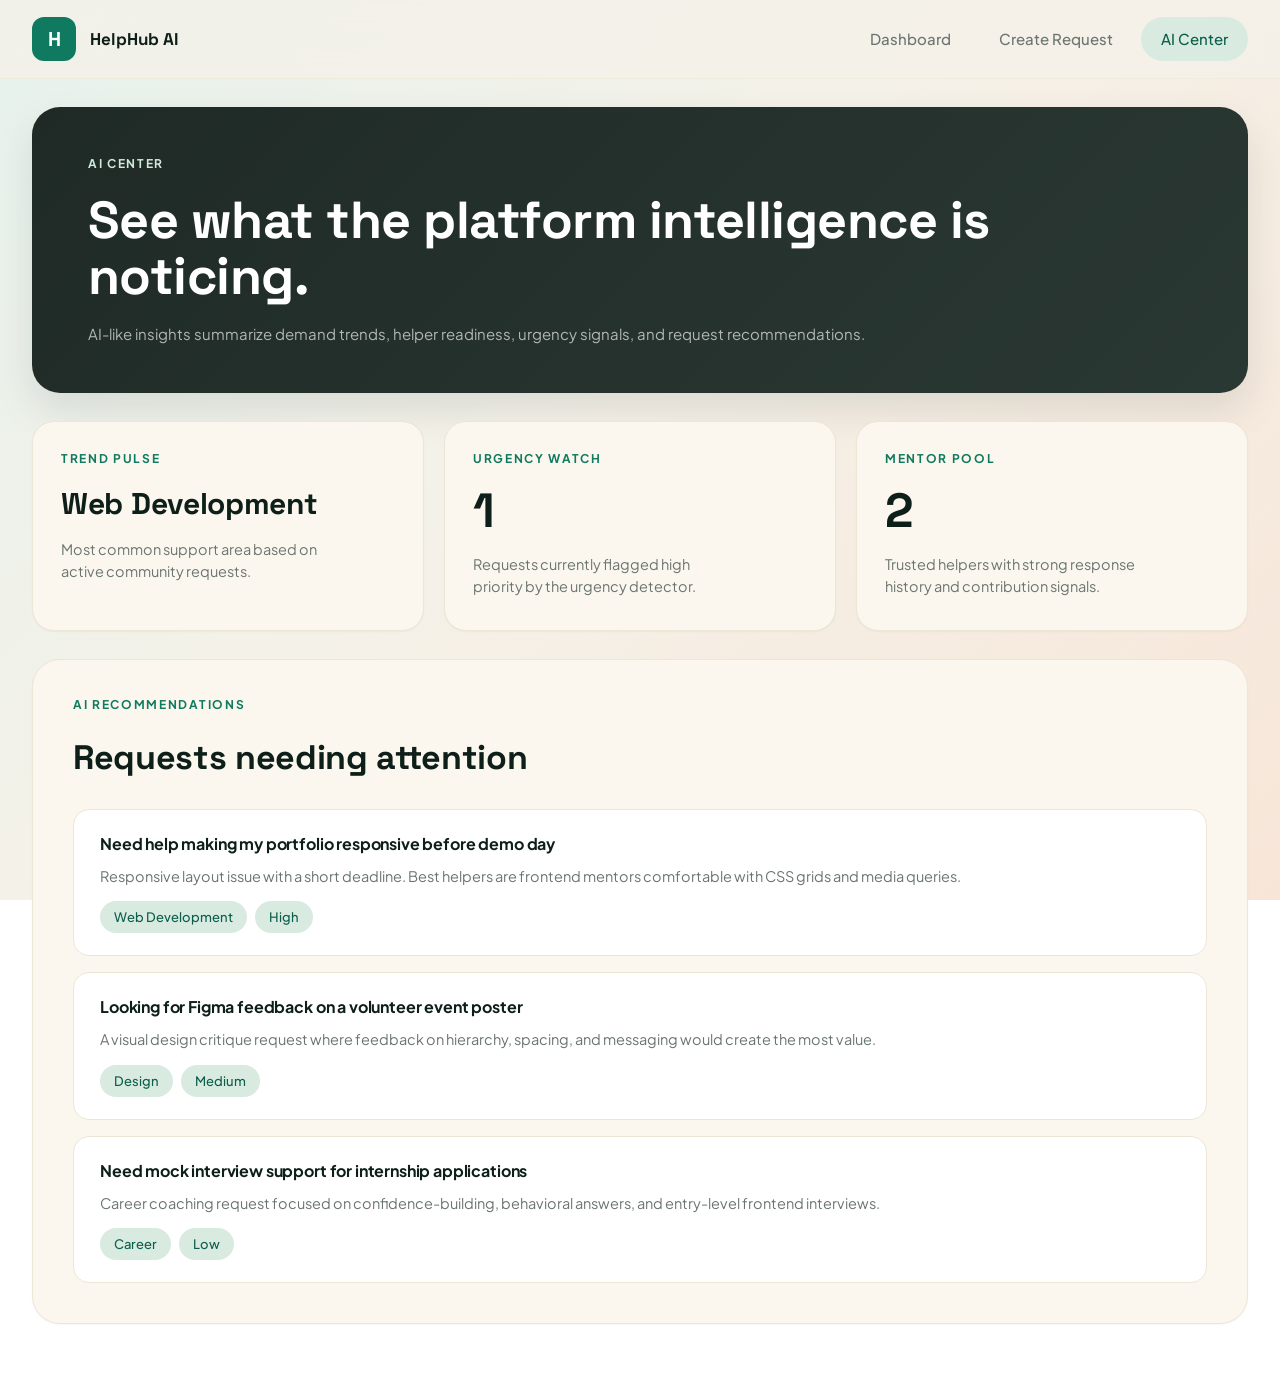
<file: aicenter.html>
<!DOCTYPE html>
<html lang="en">
<head>
<meta charset="UTF-8" />
<meta name="viewport" content="width=device-width, initial-scale=1.0" />
<title>AI Center — HelpHub AI</title>
<link rel="preconnect" href="https://fonts.googleapis.com">
<link rel="preconnect" href="https://fonts.gstatic.com" crossorigin>
<link href="https://fonts.googleapis.com/css2?family=Plus+Jakarta+Sans:wght@400;500;600;700&family=Space+Grotesk:wght@500;600;700&display=swap" rel="stylesheet">
<link rel="stylesheet" href="aicenter.css" />
</head>
<body>

<header class="navbar">
  <div class="container nav-inner">
    <a href="./index.html" class="brand">
      <span class="brand-mark">H</span>
      <span class="brand-name">HelpHub AI</span>
    </a>
    <nav class="nav-links">
      <a href="./dashboard.html" class="nav-link">Dashboard</a>
      <a href="#" class="nav-link">Create Request</a>
      <a href="#" class="nav-link is-active">AI Center</a>
    </nav>
  </div>
</header>

<main class="container page">

  <section class="hero-card">
    <p class="eyebrow eyebrow-light">AI CENTER</p>
    <h1 class="hero-title">See what the platform intelligence is noticing.</h1>
    <p class="hero-sub">AI-like insights summarize demand trends, helper readiness, urgency signals, and request recommendations.</p>
  </section>

  <section class="stats-grid">
    <article class="stat-card">
      <p class="eyebrow">TREND PULSE</p>
      <h2 class="stat-headline">Web Development</h2>
      <p class="stat-desc">Most common support area based on active community requests.</p>
    </article>
    <article class="stat-card">
      <p class="eyebrow">URGENCY WATCH</p>
      <h2 class="stat-number">1</h2>
      <p class="stat-desc">Requests currently flagged high priority by the urgency detector.</p>
    </article>
    <article class="stat-card">
      <p class="eyebrow">MENTOR POOL</p>
      <h2 class="stat-number">2</h2>
      <p class="stat-desc">Trusted helpers with strong response history and contribution signals.</p>
    </article>
  </section>

  <section class="recommend-card">
    <p class="eyebrow">AI RECOMMENDATIONS</p>
    <h2 class="section-title">Requests needing attention</h2>

    <div class="request-list">
      <article class="request-item">
        <h3 class="request-title">Need help making my portfolio responsive before demo day</h3>
        <p class="request-desc">Responsive layout issue with a short deadline. Best helpers are frontend mentors comfortable with CSS grids and media queries.</p>
        <div class="tag-row">
          <span class="tag">Web Development</span>
          <span class="tag">High</span>
        </div>
      </article>

      <article class="request-item">
        <h3 class="request-title">Looking for Figma feedback on a volunteer event poster</h3>
        <p class="request-desc">A visual design critique request where feedback on hierarchy, spacing, and messaging would create the most value.</p>
        <div class="tag-row">
          <span class="tag">Design</span>
          <span class="tag">Medium</span>
        </div>
      </article>

      <article class="request-item">
        <h3 class="request-title">Need mock interview support for internship applications</h3>
        <p class="request-desc">Career coaching request focused on confidence-building, behavioral answers, and entry-level frontend interviews.</p>
        <div class="tag-row">
          <span class="tag">Career</span>
          <span class="tag">Low</span>
        </div>
      </article>
    </div>
  </section>

</main>

</body>
</html>
</file>
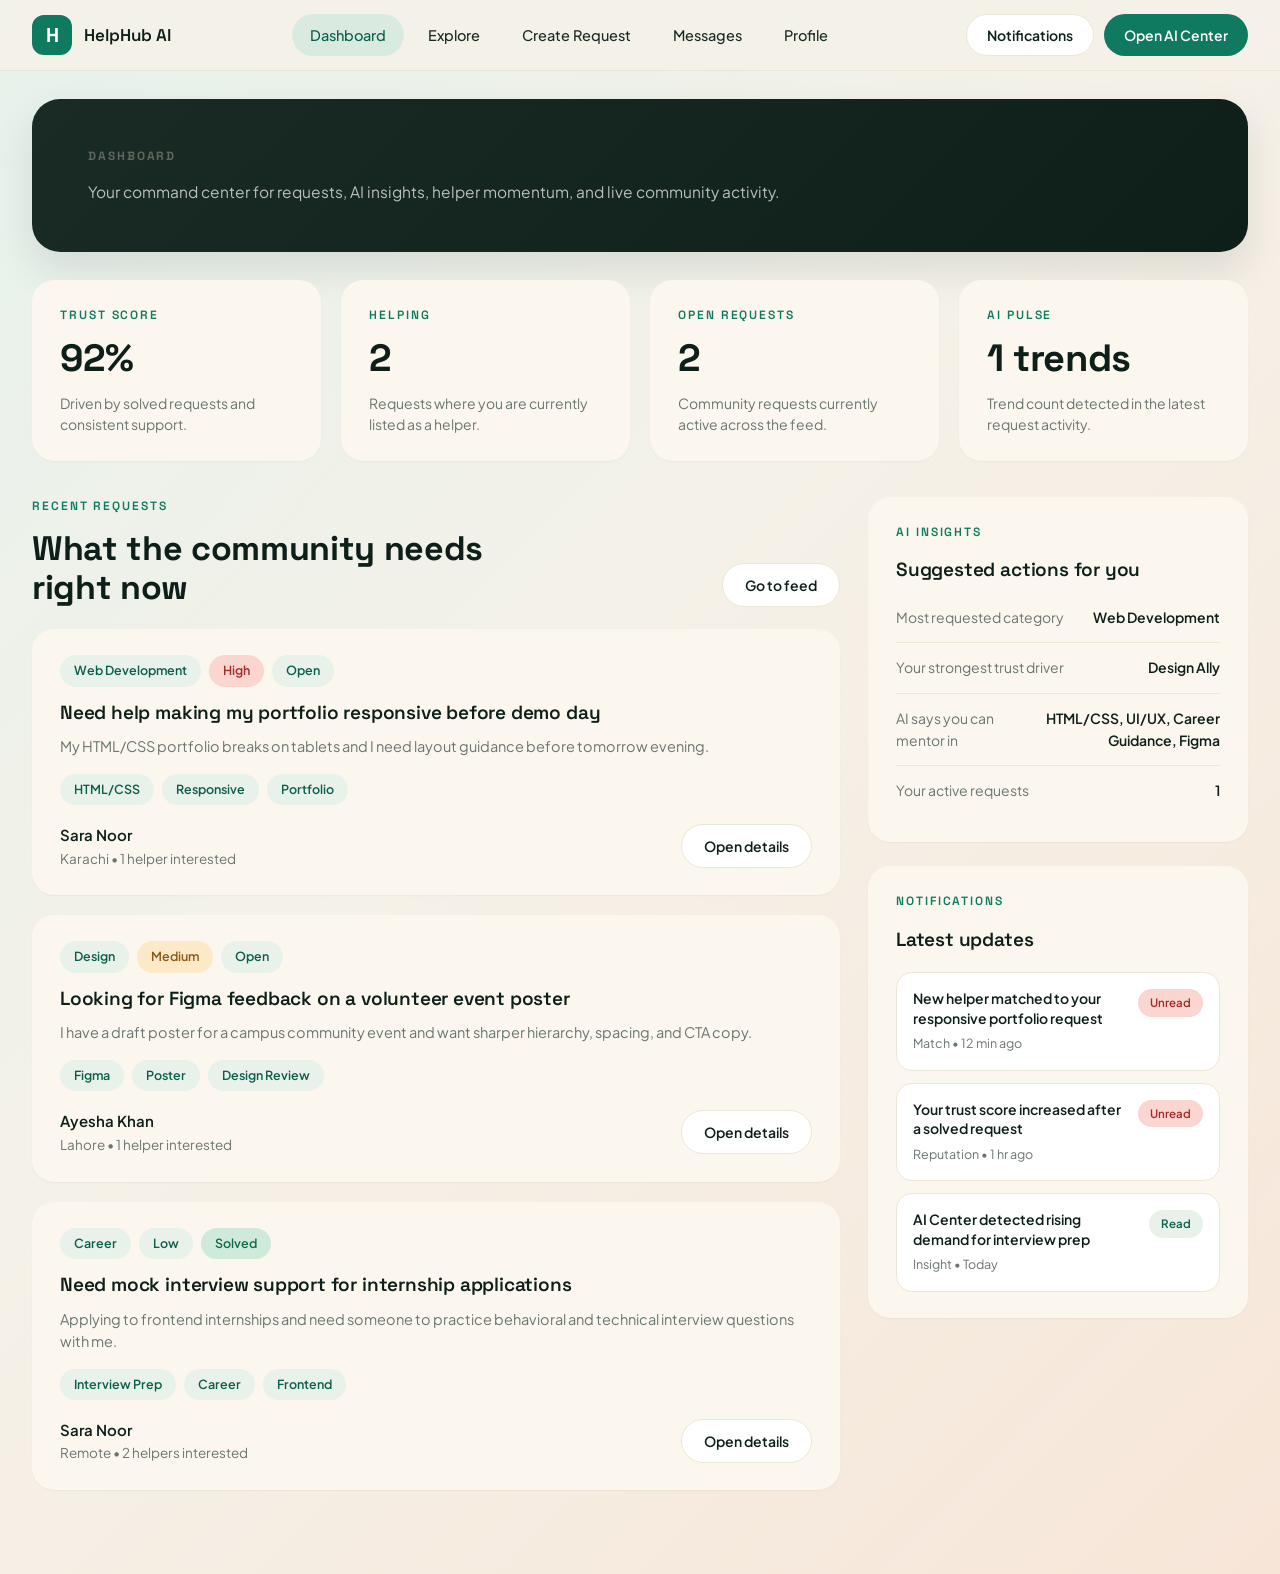
<file: dashboard.html>
<!DOCTYPE html>
<html lang="en">
<head>
<meta charset="UTF-8" />
<meta name="viewport" content="width=device-width, initial-scale=1.0" />
<title>HelpHub AI — Dashboard</title>
<link rel="preconnect" href="https://fonts.googleapis.com">
<link rel="preconnect" href="https://fonts.gstatic.com" crossorigin>
<link href="https://fonts.googleapis.com/css2?family=Plus+Jakarta+Sans:wght@400;500;600;700&family=Space+Grotesk:wght@500;600;700&display=swap" rel="stylesheet">
<link rel="stylesheet" href="dashboard.css" />
</head>
<body>
  <!-- NAVBAR -->
  <header class="navbar">
    <div class="nav-inner">
      <div class="brand">
        
        
        <div class="brand-logo">H</div>
        <span class="brand-name">HelpHub AI</span>
      </div>
      <nav class="nav-links">
        <a href="./dashboard.css" class="nav-link active">Dashboard</a>
        <a href="./explore.html" class="nav-link">Explore</a>
        <a href="#" class="nav-link">Create Request</a>
        <a href="#" class="nav-link">Messages</a>
        <a href="#" class="nav-link">Profile</a>
      </nav>
      <div class="nav-actions">
        <button class="btn btn-ghost">Notifications</button>
        <button class="btn btn-primary">Open AI Center</button>
      </div>
    </div>
  </header>

  <main class="container">
    <!-- HERO -->
    <section class="hero-card">
      <p class="eyebrow eyebrow-light" id="dash">DASHBOARD</p>
      <h1 class="hero-title" id="ash"></h1>
      <p class="hero-sub">Your command center for requests, AI insights, helper momentum, and live community activity.</p>
    </section>

    <!-- STATS -->
    <section class="stats-grid">
      <article class="stat-card">
        <p class="eyebrow">TRUST SCORE</p>
        <h2 class="stat-value">92%</h2>
        <p class="stat-desc">Driven by solved requests and consistent support.</p>
      </article>
      <article class="stat-card">
        <p class="eyebrow">HELPING</p>
        <h2 class="stat-value">2</h2>
        <p class="stat-desc">Requests where you are currently listed as a helper.</p>
      </article>
      <article class="stat-card">
        <p class="eyebrow">OPEN REQUESTS</p>
        <h2 class="stat-value">2</h2>
        <p class="stat-desc">Community requests currently active across the feed.</p>
      </article>
      <article class="stat-card">
        <p class="eyebrow">AI PULSE</p>
        <h2 class="stat-value">1 trends</h2>
        <p class="stat-desc">Trend count detected in the latest request activity.</p>
      </article>
    </section>

    <!-- MAIN GRID -->
    <section class="main-grid">
      <!-- LEFT COLUMN: REQUESTS -->
      <div class="col-left">
        <div class="section-head">
          <div>
            <p class="eyebrow">RECENT REQUESTS</p>
            <h2 class="section-title">What the community needs<br/>right now</h2>
          </div>
          <button class="btn btn-pill">Go to feed</button>
        </div>

        <!-- Request Card 1 -->
        <article class="request-card">
          <div class="tag-row">
            <span class="tag tag-soft">Web Development</span>
            <span class="tag tag-danger">High</span>
            <span class="tag tag-soft">Open</span>
          </div>
          <h3 class="request-title">Need help making my portfolio responsive before demo day</h3>
          <p class="request-desc">My HTML/CSS portfolio breaks on tablets and I need layout guidance before tomorrow evening.</p>
          <div class="tag-row">
            <span class="tag tag-soft">HTML/CSS</span>
            <span class="tag tag-soft">Responsive</span>
            <span class="tag tag-soft">Portfolio</span>
          </div>
          <div class="request-foot">
            <div>
              <p class="user-name">Sara Noor</p>
              <p class="user-meta">Karachi • 1 helper interested</p>
            </div>
            <button class="btn btn-pill">Open details</button>
          </div>
        </article>

        <!-- Request Card 2 -->
        <article class="request-card">
          <div class="tag-row">
            <span class="tag tag-soft">Design</span>
            <span class="tag tag-warn">Medium</span>
            <span class="tag tag-soft">Open</span>
          </div>
          <h3 class="request-title">Looking for Figma feedback on a volunteer event poster</h3>
          <p class="request-desc">I have a draft poster for a campus community event and want sharper hierarchy, spacing, and CTA copy.</p>
          <div class="tag-row">
            <span class="tag tag-soft">Figma</span>
            <span class="tag tag-soft">Poster</span>
            <span class="tag tag-soft">Design Review</span>
          </div>
          <div class="request-foot">
            <div>
              <p class="user-name">Ayesha Khan</p>
              <p class="user-meta">Lahore • 1 helper interested</p>
            </div>
            <button class="btn btn-pill">Open details</button>
          </div>
        </article>

        <!-- Request Card 3 -->
        <article class="request-card">
          <div class="tag-row">
            <span class="tag tag-soft">Career</span>
            <span class="tag tag-soft">Low</span>
            <span class="tag tag-success">Solved</span>
          </div>
          <h3 class="request-title">Need mock interview support for internship applications</h3>
          <p class="request-desc">Applying to frontend internships and need someone to practice behavioral and technical interview questions with me.</p>
          <div class="tag-row">
            <span class="tag tag-soft">Interview Prep</span>
            <span class="tag tag-soft">Career</span>
            <span class="tag tag-soft">Frontend</span>
          </div>
          <div class="request-foot">
            <div>
              <p class="user-name">Sara Noor</p>
              <p class="user-meta">Remote • 2 helpers interested</p>
            </div>
            <button class="btn btn-pill">Open details</button>
          </div>
        </article>
      </div>

      <!-- RIGHT COLUMN -->
      <aside class="col-right">
        <article class="side-card">
          <p class="eyebrow">AI INSIGHTS</p>
          <h3 class="side-title">Suggested actions for you</h3>
          <ul class="info-list">
            <li>
              <span class="info-key">Most requested category</span>
              <span class="info-val">Web Development</span>
            </li>
            <li>
              <span class="info-key">Your strongest trust driver</span>
              <span class="info-val">Design Ally</span>
            </li>
            <li>
              <span class="info-key">AI says you can mentor in</span>
              <span class="info-val info-val-right">HTML/CSS, UI/UX, Career Guidance, Figma</span>
            </li>
            <li>
              <span class="info-key">Your active requests</span>
              <span class="info-val">1</span>
            </li>
          </ul>
        </article>

        <article class="side-card">
          <p class="eyebrow">NOTIFICATIONS</p>
          <h3 class="side-title">Latest updates</h3>

          <div class="notif">
            <div class="notif-body">
              <p class="notif-title">New helper matched to your responsive portfolio request</p>
              <p class="notif-meta">Match • 12 min ago</p>
            </div>
            <span class="badge badge-unread">Unread</span>
          </div>

          <div class="notif">
            <div class="notif-body">
              <p class="notif-title">Your trust score increased after a solved request</p>
              <p class="notif-meta">Reputation • 1 hr ago</p>
            </div>
            <span class="badge badge-unread">Unread</span>
          </div>

          <div class="notif">
            <div class="notif-body">
              <p class="notif-title">AI Center detected rising demand for interview prep</p>
              <p class="notif-meta">Insight • Today</p>
            </div>
            <span class="badge badge-read">Read</span>
          </div>
        </article>
      </aside>
    </section>
  </main>

  <script src="./dashboard.js"></script>
</body>
</html>
</file>
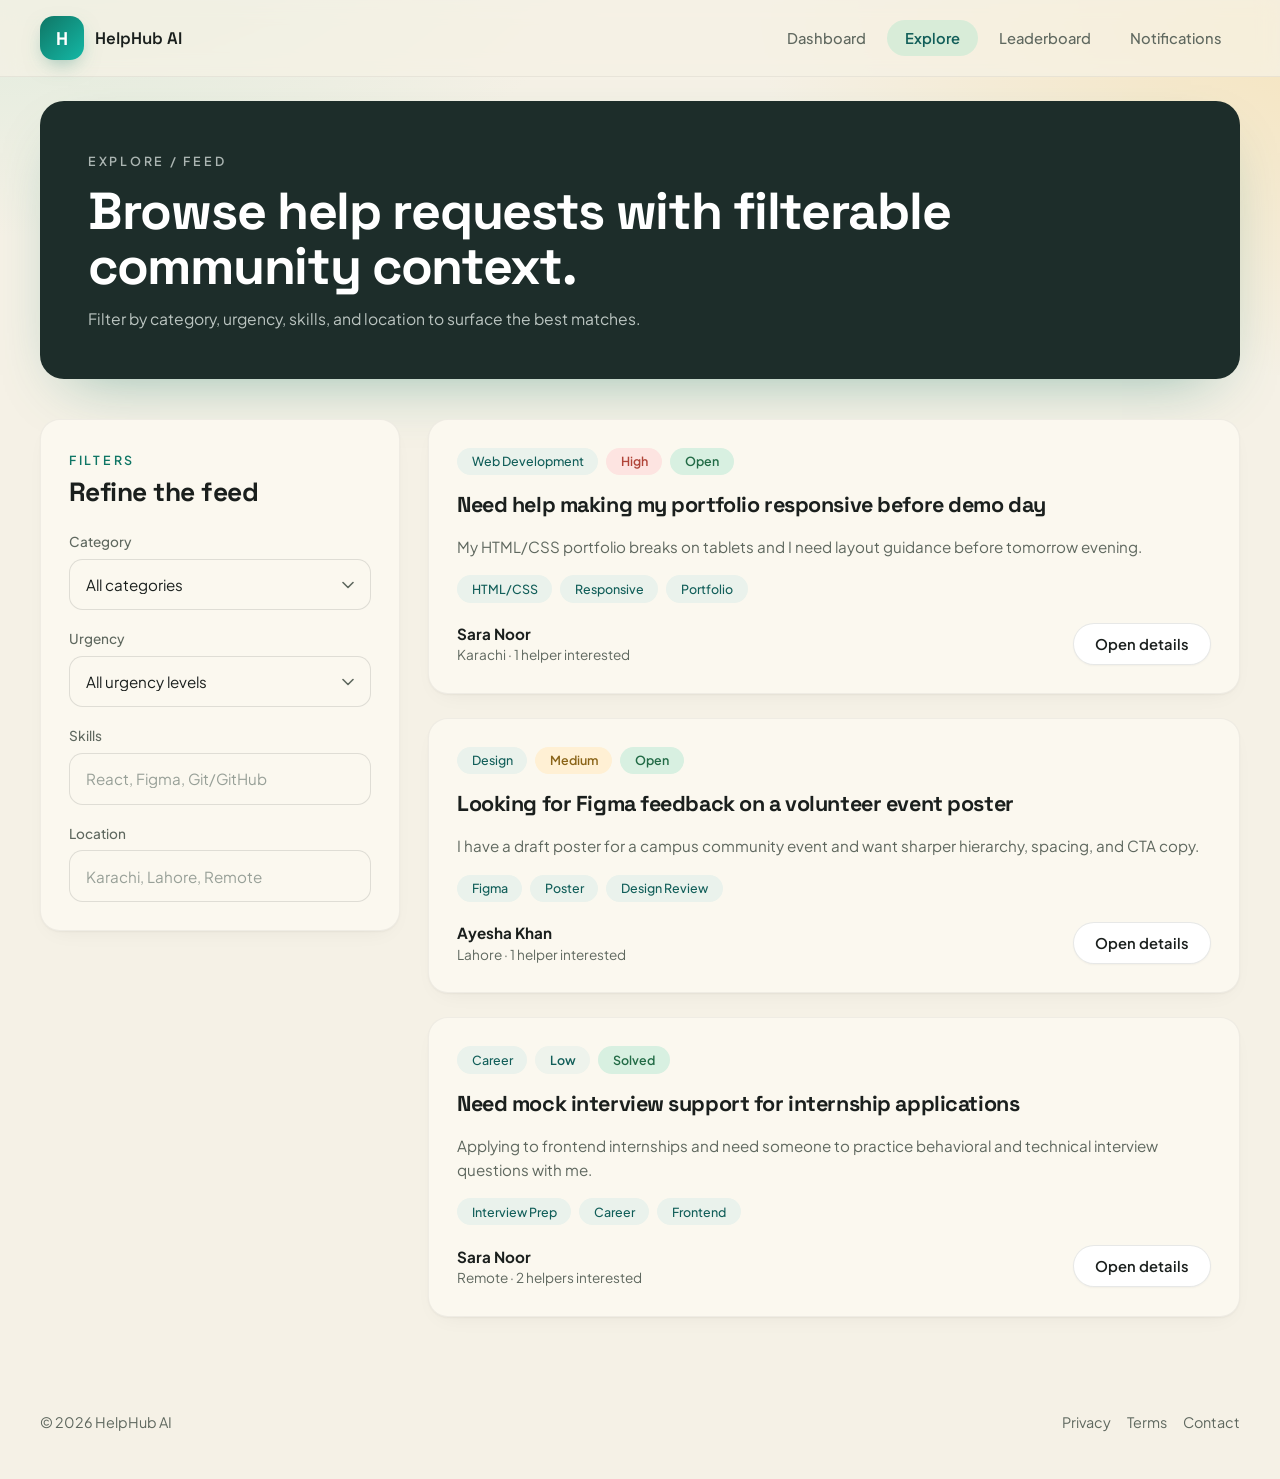
<file: explore.html>
<!doctype html>
<html lang="en">
  <head>
    <meta charset="utf-8" />
    <meta name="viewport" content="width=device-width, initial-scale=1" />
    <title>Explore Feed — HelpHub AI</title>
    <meta
      name="description"
      content="Browse HelpHub AI help requests with filterable community context. Filter by category, urgency, skills, and location to surface the best matches."
    />
    <link rel="preconnect" href="https://fonts.googleapis.com" />
    <link rel="preconnect" href="https://fonts.gstatic.com" crossorigin />
    <link rel="stylesheet" href="explore.css" />
  </head>
  <body>
    <!-- ================ Sticky Navigation ================ -->
    <header class="hh-header">
      <div class="hh-container hh-nav">
        <a href="./index.html" class="hh-brand" aria-label="HelpHub AI home">
          <span class="hh-brand-mark">H</span>
          <span class="hh-brand-name">HelpHub AI</span>
        </a>

        <nav class="hh-nav-tabs" aria-label="Primary">
          <a href="./dashboard.html" class="hh-tab">Dashboard</a>
          <a href="./explore.html" class="hh-tab" data-active="true">Explore</a>
          <a href="./leaderboard.html" class="hh-tab">Leaderboard</a>
          <a href="#" class="hh-tab">Notifications</a>
        </nav>
      </div>
    </header>

    <main>
      <!-- ================ Hero (dark card) ================ -->
      <section class="hh-container hh-hero-wrap">
        <div class="hh-hero-card">
          <span class="hh-eyebrow hh-eyebrow-dark">Explore / Feed</span>
          <h1 class="hh-hero-title">
            Browse help requests with filterable community context.
          </h1>
          <p class="hh-hero-sub">
            Filter by category, urgency, skills, and location to surface the
            best matches.
          </p>
        </div>
      </section>

      <!-- ================ Two-column layout ================ -->
      <section class="hh-container hh-explore">
        <!-- ---------- Sidebar Filters ---------- -->
        <aside class="hh-filter-card" aria-label="Filters">
          <span class="hh-eyebrow">Filters</span>
          <h2 class="hh-filter-title">Refine the feed</h2>

          <form class="hh-filter-form" action="#">
            <div class="hh-field">
              <label class="hh-label" for="category">Category</label>
              <div class="hh-select-wrap">
                <select id="category" class="hh-select">
                  <option>All categories</option>
                  <option>Web Development</option>
                  <option>Design</option>
                  <option>Career</option>
                  <option>Tutoring</option>
                  <option>Local Errands</option>
                  <option>Translation</option>
                </select>
              </div>
            </div>

            <div class="hh-field">
              <label class="hh-label" for="urgency">Urgency</label>
              <div class="hh-select-wrap">
                <select id="urgency" class="hh-select">
                  <option>All urgency levels</option>
                  <option>Critical</option>
                  <option>High</option>
                  <option>Medium</option>
                  <option>Low</option>
                </select>
              </div>
            </div>

            <div class="hh-field">
              <label class="hh-label" for="skills">Skills</label>
              <input
                id="skills"
                type="text"
                class="hh-input"
                placeholder="React, Figma, Git/GitHub"
              />
            </div>

            <div class="hh-field">
              <label class="hh-label" for="location">Location</label>
              <input
                id="location"
                type="text"
                class="hh-input"
                placeholder="Karachi, Lahore, Remote"
              />
            </div>
          </form>
        </aside>

        <!-- ---------- Listings ---------- -->
        <section class="hh-listings" aria-label="Help requests">
          <!-- Card 1 -->
          <article class="hh-list-card">
            <ul class="hh-chip-row">
              <li class="hh-chip hh-chip-tag">Web Development</li>
              <li class="hh-chip hh-chip-warn">High</li>
              <li class="hh-chip hh-chip-ok">Open</li>
            </ul>

            <h3 class="hh-list-title">
              Need help making my portfolio responsive before demo day
            </h3>
            <p class="hh-list-body">
              My HTML/CSS portfolio breaks on tablets and I need layout guidance
              before tomorrow evening.
            </p>

            <ul class="hh-chip-row">
              <li class="hh-chip hh-chip-tag">HTML/CSS</li>
              <li class="hh-chip hh-chip-tag">Responsive</li>
              <li class="hh-chip hh-chip-tag">Portfolio</li>
            </ul>

            <footer class="hh-list-foot">
              <div class="hh-poster">
                <div class="hh-poster-name">Sara Noor</div>
                <div class="hh-poster-meta">Karachi · 1 helper interested</div>
              </div>
              <a href="#" class="hh-btn hh-btn-outline">Open details</a>
            </footer>
          </article>

          <!-- Card 2 -->
          <article class="hh-list-card">
            <ul class="hh-chip-row">
              <li class="hh-chip hh-chip-tag">Design</li>
              <li class="hh-chip hh-chip-mid">Medium</li>
              <li class="hh-chip hh-chip-ok">Open</li>
            </ul>

            <h3 class="hh-list-title">
              Looking for Figma feedback on a volunteer event poster
            </h3>
            <p class="hh-list-body">
              I have a draft poster for a campus community event and want
              sharper hierarchy, spacing, and CTA copy.
            </p>

            <ul class="hh-chip-row">
              <li class="hh-chip hh-chip-tag">Figma</li>
              <li class="hh-chip hh-chip-tag">Poster</li>
              <li class="hh-chip hh-chip-tag">Design Review</li>
            </ul>

            <footer class="hh-list-foot">
              <div class="hh-poster">
                <div class="hh-poster-name">Ayesha Khan</div>
                <div class="hh-poster-meta">Lahore · 1 helper interested</div>
              </div>
              <a href="#" class="hh-btn hh-btn-outline">Open details</a>
            </footer>
          </article>

          <!-- Card 3 -->
          <article class="hh-list-card">
            <ul class="hh-chip-row">
              <li class="hh-chip hh-chip-tag">Career</li>
              <li class="hh-chip hh-chip-low">Low</li>
              <li class="hh-chip hh-chip-solved">Solved</li>
            </ul>

            <h3 class="hh-list-title">
              Need mock interview support for internship applications
            </h3>
            <p class="hh-list-body">
              Applying to frontend internships and need someone to practice
              behavioral and technical interview questions with me.
            </p>

            <ul class="hh-chip-row">
              <li class="hh-chip hh-chip-tag">Interview Prep</li>
              <li class="hh-chip hh-chip-tag">Career</li>
              <li class="hh-chip hh-chip-tag">Frontend</li>
            </ul>

            <footer class="hh-list-foot">
              <div class="hh-poster">
                <div class="hh-poster-name">Sara Noor</div>
                <div class="hh-poster-meta">Remote · 2 helpers interested</div>
              </div>
              <a href="#" class="hh-btn hh-btn-outline">Open details</a>
            </footer>
          </article>
        </section>
      </section>
    </main>

    <footer class="hh-footer">
      <div class="hh-container hh-footer-inner">
        <span>© 2026 HelpHub AI</span>
        <span class="hh-footer-links">
          <a href="#">Privacy</a>
          <a href="#">Terms</a>
          <a href="#">Contact</a>
        </span>
      </div>
    </footer>
  </body>
</html>
</file>
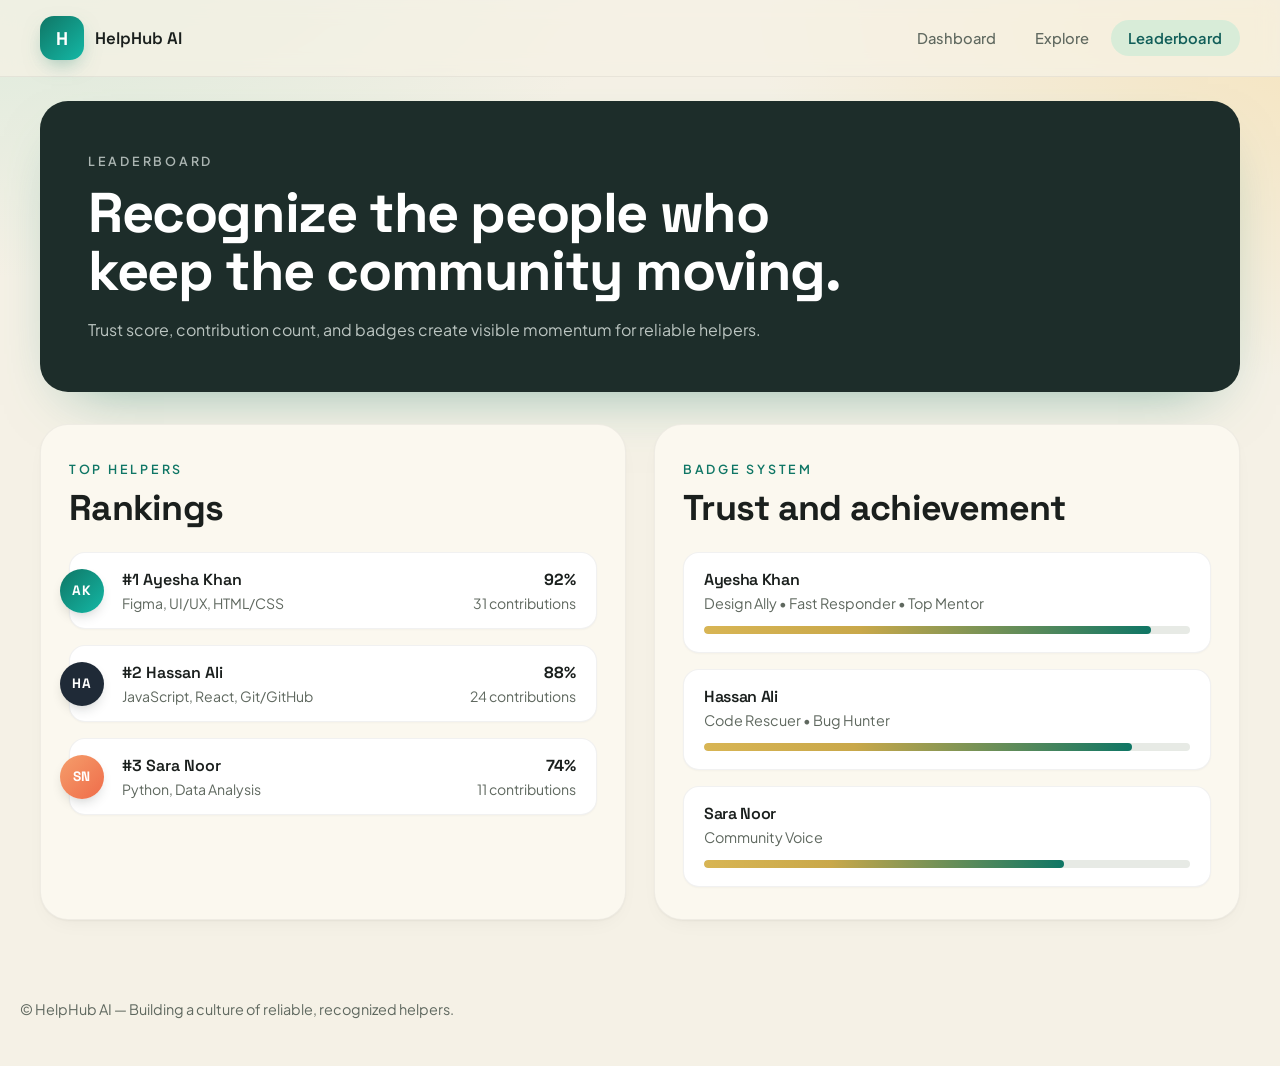
<file: leaderboard.html>
<!doctype html>
<html lang="en">
  <head>
    <meta charset="utf-8" />
    <meta name="viewport" content="width=device-width, initial-scale=1" />
    <title>Leaderboard — HelpHub AI</title>
    <meta
      name="description"
      content="See top HelpHub AI helpers ranked by trust score, contribution count, and earned badges that highlight reliable community members."
    />
    <link rel="preconnect" href="https://fonts.googleapis.com" />
    <link rel="preconnect" href="https://fonts.gstatic.com" crossorigin />
    <link rel="stylesheet" href="leaderboard.css" />
  </head>
  <body>
    <!-- ================ Sticky Navigation ================ -->
    <header class="hh-header">
      <div class="hh-container hh-nav">
        <a href="./index.html" class="hh-brand" aria-label="HelpHub AI home">
          <span class="hh-brand-mark">H</span>
          <span class="hh-brand-name">HelpHub AI</span>
        </a>

        <nav class="hh-nav-tabs" aria-label="Primary">
          <a href="./dashboard.html" class="hh-tab">Dashboard</a>
          <a href="./explore.html" class="hh-tab">Explore</a>
          <a href="./leaderboard.html" class="hh-tab" data-active="true">Leaderboard</a>
        </nav>
      </div>
    </header>

    <main>
      <!-- ================ Hero (dark card) ================ -->
      <section class="hh-container hh-lb-hero-wrap">
        <div class="hh-lb-hero">
          <span class="hh-eyebrow hh-eyebrow-dark">Leaderboard</span>
          <h1 class="hh-lb-hero-title">
            Recognize the people who keep the community moving.
          </h1>
          <p class="hh-lb-hero-sub">
            Trust score, contribution count, and badges create visible momentum for reliable helpers.
          </p>
        </div>
      </section>

      <!-- ================ Two-column content ================ -->
      <section class="hh-container hh-lb-grid">
        <!-- Rankings -->
        <article class="hh-lb-card">
          <span class="hh-eyebrow">Top Helpers</span>
          <h2 class="hh-lb-card-title">Rankings</h2>

          <ul class="hh-rank-list">
            <li class="hh-rank-item">
              <span class="hh-avatar hh-avatar-teal" aria-hidden="true">AK</span>
              <div class="hh-rank-body">
                <div class="hh-rank-row">
                  <span class="hh-rank-name">#1 Ayesha Khan</span>
                  <span class="hh-rank-score">92%</span>
                </div>
                <div class="hh-rank-row hh-rank-row-meta">
                  <span class="hh-rank-skills">Figma, UI/UX, HTML/CSS</span>
                  <span class="hh-rank-contrib">31 contributions</span>
                </div>
              </div>
            </li>

            <li class="hh-rank-item">
              <span class="hh-avatar hh-avatar-dark" aria-hidden="true">HA</span>
              <div class="hh-rank-body">
                <div class="hh-rank-row">
                  <span class="hh-rank-name">#2 Hassan Ali</span>
                  <span class="hh-rank-score">88%</span>
                </div>
                <div class="hh-rank-row hh-rank-row-meta">
                  <span class="hh-rank-skills">JavaScript, React, Git/GitHub</span>
                  <span class="hh-rank-contrib">24 contributions</span>
                </div>
              </div>
            </li>

            <li class="hh-rank-item">
              <span class="hh-avatar hh-avatar-orange" aria-hidden="true">SN</span>
              <div class="hh-rank-body">
                <div class="hh-rank-row">
                  <span class="hh-rank-name">#3 Sara Noor</span>
                  <span class="hh-rank-score">74%</span>
                </div>
                <div class="hh-rank-row hh-rank-row-meta">
                  <span class="hh-rank-skills">Python, Data Analysis</span>
                  <span class="hh-rank-contrib">11 contributions</span>
                </div>
              </div>
            </li>
          </ul>
        </article>

        <!-- Badges / Trust -->
        <article class="hh-lb-card">
          <span class="hh-eyebrow">Badge System</span>
          <h2 class="hh-lb-card-title">Trust and achievement</h2>

          <ul class="hh-badge-list">
            <li class="hh-badge-item">
              <h3 class="hh-badge-name">Ayesha Khan</h3>
              <p class="hh-badge-meta">Design Ally • Fast Responder • Top Mentor</p>
              <div class="hh-progress" role="progressbar" aria-valuenow="92" aria-valuemin="0" aria-valuemax="100">
                <span class="hh-progress-fill" style="--hh-progress: 92%"></span>
              </div>
            </li>

            <li class="hh-badge-item">
              <h3 class="hh-badge-name">Hassan Ali</h3>
              <p class="hh-badge-meta">Code Rescuer • Bug Hunter</p>
              <div class="hh-progress" role="progressbar" aria-valuenow="88" aria-valuemin="0" aria-valuemax="100">
                <span class="hh-progress-fill" style="--hh-progress: 88%"></span>
              </div>
            </li>

            <li class="hh-badge-item">
              <h3 class="hh-badge-name">Sara Noor</h3>
              <p class="hh-badge-meta">Community Voice</p>
              <div class="hh-progress" role="progressbar" aria-valuenow="74" aria-valuemin="0" aria-valuemax="100">
                <span class="hh-progress-fill" style="--hh-progress: 74%"></span>
              </div>
            </li>
          </ul>
        </article>
      </section>
    </main>

    <footer class="hh-container hh-footer">
      <p>© HelpHub AI — Building a culture of reliable, recognized helpers.</p>
    </footer>
  </body>
</html>
</file>
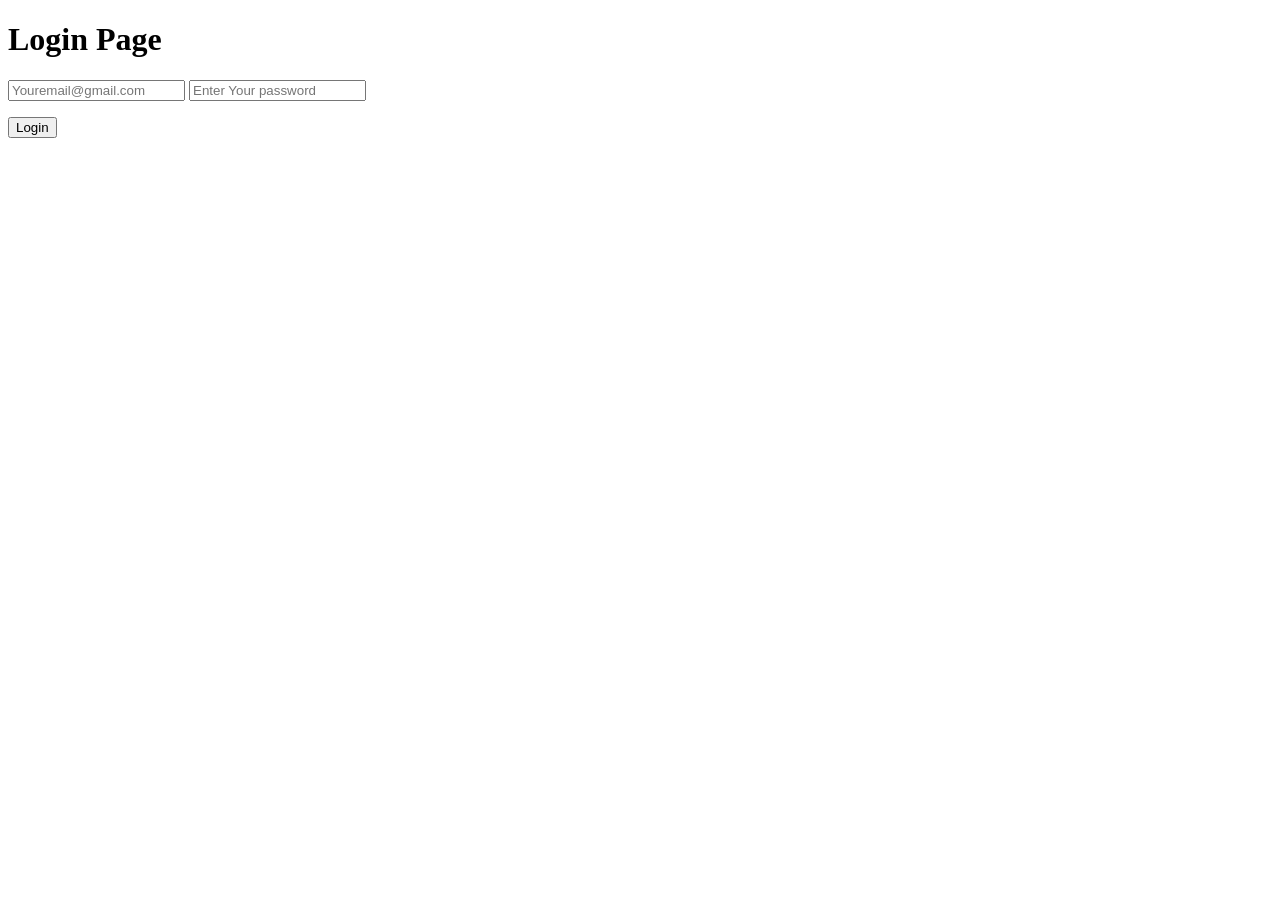
<file: login.html>
<!DOCTYPE html>
<html lang="en">
<head>
    <meta charset="UTF-8">
    <meta name="viewport" content="width=device-width, initial-scale=1.0">
    <title>Document</title>

    
</head>
<body>

    <h1> Login Page</h1>

    <input type="text" id="login_name" placeholder="Youremail@gmail.com">
<input type="text" id="login_password" placeholder="Enter Your password">
<p id="status"></p>


    <button id="login_btn"> Login</button>


    
    <script src="login.js"></script>
</body>
</html>
</file>
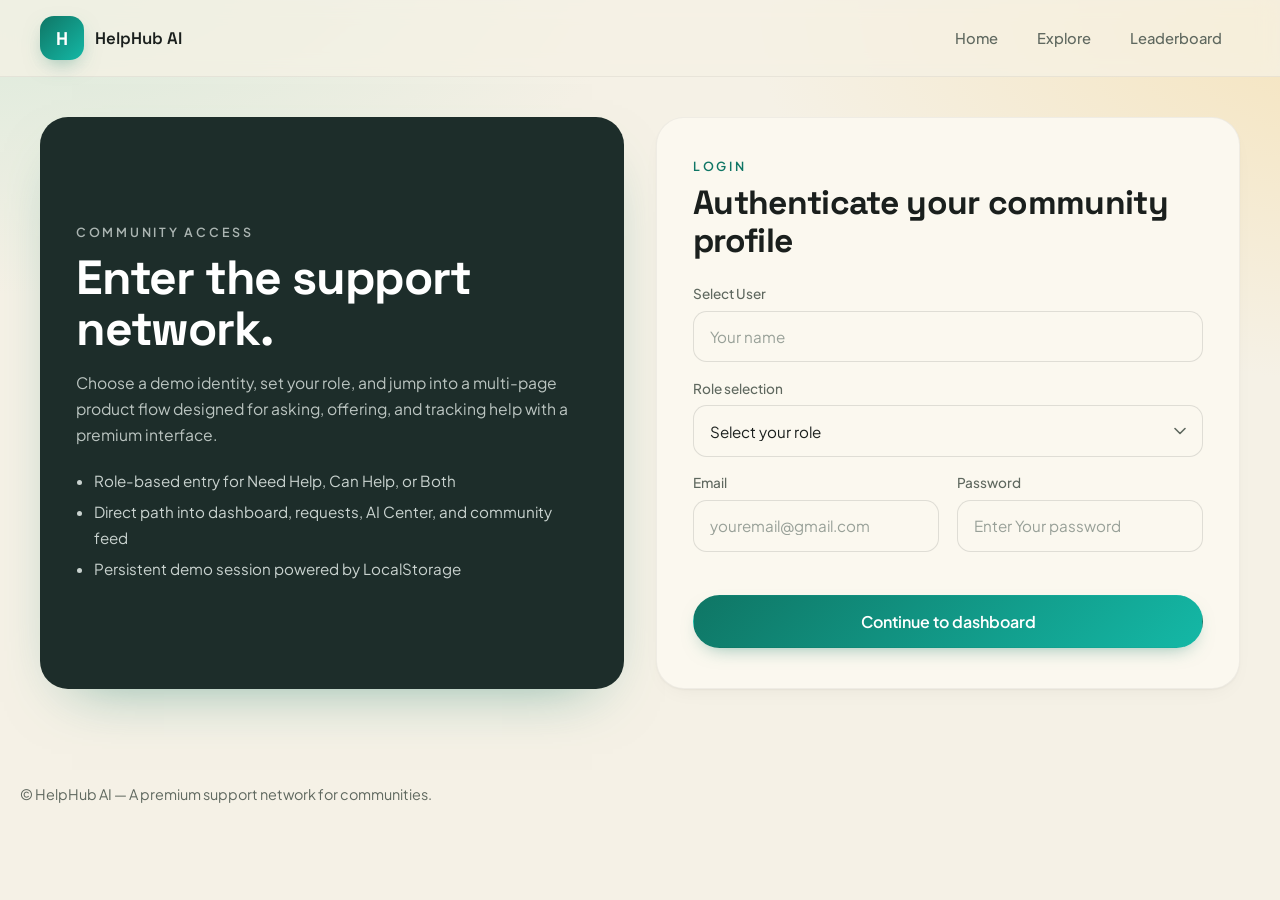
<file: signup.html>
<!DOCTYPE html>
<html lang="en">
<head>
    <meta charset="UTF-8">
    <meta name="viewport" content="width=device-width, initial-scale=1.0">
    <title>Login</title>
    <link rel="preconnect" href="https://fonts.googleapis.com">
    <link rel="preconnect" href="https://fonts.gstatic.com" crossorigin>
    <link rel="stylesheet" href="signup.css">
</head>
<body>

<!-- ================ Sticky Navigation ================ -->
<header class="hh-header">
    <div class="hh-container hh-nav">
        <a href="index.html" class="hh-brand" aria-label="HelpHub AI home">
            <span class="hh-brand-mark">H</span>
            <span class="hh-brand-name">HelpHub AI</span>
        </a>
        <nav class="hh-nav-tabs" aria-label="Primary">
            <a href="index.html" class="hh-tab">Home</a>
            <a href="explore.html" class="hh-tab">Explore</a>
            <a href="#" class="hh-tab">Leaderboard</a>
        </nav>
    </div>
</header>

<main class="hh-container hh-auth-wrap">
    <section class="hh-auth-grid" aria-label="Community access">

        <!-- ============ Left: Dark info card ============ -->
        <aside class="hh-auth-info">
            <span class="hh-eyebrow hh-eyebrow-dark">Community access</span>
            <h2 class="hh-auth-title">Enter the support network.</h2>
            <p class="hh-auth-sub">
                Choose a demo identity, set your role, and jump into a multi-page product flow
                designed for asking, offering, and tracking help with a premium interface.
            </p>
            <ul class="hh-auth-list">
                <li>Role-based entry for Need Help, Can Help, or Both</li>
                <li>Direct path into dashboard, requests, AI Center, and community feed</li>
                <li>Persistent demo session powered by LocalStorage</li>
            </ul>
        </aside>

        <!-- ============ Right: Login card ============ -->
        <div class="hh-auth-card">
            <span class="hh-eyebrow">Login</span>
            <h1 class="hh-auth-card-title">Authenticate your community profile</h1>

            <form class="hh-auth-form" action="#" method="post">

                <div class="hh-field">
                    <label class="hh-label" for="name">Select User</label>
                    <input type="text" id="name" class="hh-input" placeholder="Your name" required aria-required="true">
                </div>

                <div class="hh-field">
                    <label class="hh-label" for="roles">Role selection</label>
                    <div class="hh-select-wrap">
                        <!-- <label for="cars">Choose a car:</label> -->
                        <select name="roles" id="roles" class="hh-select" required>
                            <option value="" disabled selected>Select your role</option>
                            <option value="helper">Helper</option>
                            <option value="receiver">Receiver</option>
                        </select>
                    </div>
                </div>

                <div class="hh-auth-row">
                    <div class="hh-field">
                        <label class="hh-label" for="email">Email</label>
                        <input type="email" id="email" class="hh-input" placeholder="youremail@gmail.com" required>
                    </div>
                    <div class="hh-field">
                        <label class="hh-label" for="password">Password</label>
                        <input type="password" id="password" class="hh-input" placeholder="Enter Your password" required>
                    </div>
                </div>

                <p id="status" class="hh-auth-status"></p>

                <button id="signup_btn" class="hh-btn hh-btn-primary hh-btn-block" type="submit">Continue to dashboard</button>

            </form>
        </div>
    </section>
</main>

<footer class="hh-container hh-footer">
    <p>© HelpHub AI — A premium support network for communities.</p>
</footer>

<script src="signup.js"></script>

</body>
</html>
</file>
<file: aicenter.css>
/* === Design Tokens (shared) === */
:root {
  --bg: #f5f1e8;
  --bg-grad: linear-gradient(135deg, #e6f2ec 0%, #f5f1e8 45%, #f7e6d8 100%);
  --surface: #fbf7ee;
  --surface-2: #ffffff;
  --ink: #0e1f1a;
  --ink-2: #1a2b25;
  --ink-dark: #1f2a26;
  --muted: #6b7570;
  --muted-light: #aab4ae;
  --primary: #0f7a5f;
  --primary-dark: #0b5f4a;
  --primary-soft: #d9ebe1;
  --primary-soft-2: #e8f1ea;
  --border: #ece6d6;
  --radius-sm: 10px;
  --radius-md: 16px;
  --radius-lg: 22px;
  --radius-xl: 28px;
  --radius-pill: 999px;
  --shadow-sm: 0 1px 2px rgba(14,31,26,0.04);
  --shadow-md: 0 8px 24px rgba(14,31,26,0.06);
  --shadow-lg: 0 18px 40px rgba(14,31,26,0.10);
  --transition: 220ms cubic-bezier(.2,.7,.2,1);
}

/* === Reset === */
*,*::before,*::after{box-sizing:border-box;margin:0;padding:0}
html,body{min-height:100%}
body{
  font-family:'Plus Jakarta Sans',system-ui,sans-serif;
  background: var(--bg-grad);
  background-attachment: fixed;
  color: var(--ink);
  font-size:15px;
  line-height:1.55;
  -webkit-font-smoothing:antialiased;
}
h1,h2,h3,h4{font-family:'Space Grotesk',sans-serif;color:var(--ink);letter-spacing:-0.01em}
a{text-decoration:none;color:inherit}

/* === Layout === */
.container{
  max-width:1280px;
  margin:0 auto;
  padding:0 32px;
}
.page{padding-top:28px;padding-bottom:64px;display:flex;flex-direction:column;gap:28px}

/* === Navbar === */
.navbar{
  position:sticky;
  top:0;
  z-index:50;
  background: rgba(245,241,232,0.75);
  backdrop-filter: blur(14px);
  -webkit-backdrop-filter: blur(14px);
  border-bottom:1px solid rgba(236,230,214,0.6);
}
.nav-inner{
  display:flex;
  align-items:center;
  justify-content:space-between;
  height:78px;
}
.brand{display:flex;align-items:center;gap:14px}
.brand-mark{
  width:44px;height:44px;
  border-radius:12px;
  background:var(--primary);
  color:#fff;
  display:grid;place-items:center;
  font-family:'Space Grotesk',sans-serif;
  font-weight:700;
  font-size:20px;
}
.brand-name{font-family:'Space Grotesk',sans-serif;font-weight:700;font-size:17px;color:var(--ink)}

.nav-links{display:flex;align-items:center;gap:8px}
.nav-link{
  position:relative;
  padding:10px 20px;
  border-radius:var(--radius-pill);
  font-weight:500;
  font-size:15px;
  color:var(--muted);
  transition: color var(--transition), background-color var(--transition);
}
.nav-link::before{
  content:"";
  position:absolute;
  inset:50% 50% 50% 50%;
  border-radius:var(--radius-pill);
  background:var(--primary-soft);
  transition: inset var(--transition);
  z-index:-1;
}
.nav-link:hover{color:var(--primary-dark)}
.nav-link:hover::before{inset:0}
.nav-link.is-active{
  color:var(--primary-dark);
  background:var(--primary-soft);
}

/* === Hero card === */
.hero-card{
  background: linear-gradient(135deg, #1f2a26 0%, #2a3833 100%);
  color:#fff;
  border-radius:var(--radius-xl);
  padding:48px 56px;
  box-shadow: var(--shadow-lg);
}
.eyebrow{
  font-size:12px;
  font-weight:700;
  letter-spacing:0.14em;
  color:var(--primary);
  margin-bottom:18px;
}
.eyebrow-light{color:#cfeadb}
.hero-title{
  font-size:clamp(28px, 4.5vw, 52px);
  line-height:1.08;
  font-weight:700;
  color:#fff;
  margin-bottom:18px;
}
.hero-sub{
  font-size:15px;
  color:rgba(255,255,255,0.65);
  max-width:780px;
}

/* === Stats grid === */
.stats-grid{
  display:grid;
  grid-template-columns:repeat(3,1fr);
  gap:20px;
}
.stat-card{
  background:var(--surface);
  border:1px solid var(--border);
  border-radius:var(--radius-lg);
  padding:28px 28px 32px;
  box-shadow: var(--shadow-sm);
  transition: transform var(--transition), box-shadow var(--transition);
}
.stat-card:hover{transform:translateY(-4px);box-shadow:var(--shadow-md)}
.stat-headline{
  font-size:30px;
  font-weight:700;
  line-height:1.1;
  margin-bottom:18px;
}
.stat-number{
  font-size:48px;
  font-weight:700;
  line-height:1;
  margin-bottom:18px;
}
.stat-desc{color:var(--muted);font-size:14.5px;max-width:260px}

/* === Recommendations card === */
.recommend-card{
  background:var(--surface);
  border:1px solid var(--border);
  border-radius:var(--radius-xl);
  padding:36px 40px 40px;
  box-shadow: var(--shadow-sm);
}
.section-title{
  font-size:34px;
  font-weight:700;
  margin-bottom:24px;
}
.request-list{display:flex;flex-direction:column;gap:16px}
.request-item{
  background:var(--surface-2);
  border:1px solid var(--border);
  border-radius:var(--radius-md);
  padding:22px 26px;
  transition: transform var(--transition), box-shadow var(--transition);
}
.request-item:hover{transform:translateY(-2px);box-shadow:var(--shadow-md)}
.request-title{
  font-family:'Plus Jakarta Sans',sans-serif;
  font-size:16px;
  font-weight:700;
  color:var(--ink);
  margin-bottom:8px;
}
.request-desc{color:var(--muted);font-size:14.5px;margin-bottom:14px}
.tag-row{display:flex;flex-wrap:wrap;gap:8px}
.tag{
  display:inline-block;
  padding:6px 14px;
  border-radius:var(--radius-pill);
  background:var(--primary-soft);
  color:var(--primary-dark);
  font-size:13px;
  font-weight:500;
}

/* === Responsive === */
@media (max-width: 960px){
  .stats-grid{grid-template-columns:repeat(2,1fr)}
  .hero-card{padding:36px 32px}
  .recommend-card{padding:28px 24px}
}
@media (max-width: 640px){
  .container{padding:0 18px}
  .nav-inner{height:64px}
  .nav-links{gap:2px}
  .nav-link{padding:8px 12px;font-size:14px}
  .brand-name{display:none}
  .stats-grid{grid-template-columns:1fr}
  .hero-card{padding:28px 22px;border-radius:var(--radius-lg)}
  .hero-title{font-size:30px}
  .section-title{font-size:26px}
  .recommend-card{padding:24px 18px;border-radius:var(--radius-lg)}
  .request-item{padding:18px 18px}
}
</file>
<file: dashboard.css>
/* === Design Tokens === */
:root {
  --bg: #f5f1e8;
  --bg-grad: linear-gradient(135deg, #e6f2ec 0%, #f5f1e8 45%, #f7e6d8 100%);
  --surface: #fbf7ee;
  --surface-2: #ffffff;
  --ink: #0e1f1a;
  --ink-2: #1a2b25;
  --muted: #6b7570;
  --primary: #0f7a5f;
  --primary-dark: #0b5f4a;
  --primary-soft: #d9ebe1;
  --primary-soft-2: #e8f1ea;
  --danger: #ef6a6a;
  --danger-soft: #fbd5d0;
  --warn: #f1b34a;
  --warn-soft: #fde8c8;
  --success: #1f9d6a;
  --success-soft: #cfeadb;
  --border: #ece6d6;
  --radius-sm: 10px;
  --radius-md: 16px;
  --radius-lg: 22px;
  --radius-xl: 28px;
  --radius-pill: 999px;
  --shadow-sm: 0 1px 2px rgba(14,31,26,0.04);
  --shadow-md: 0 8px 24px rgba(14,31,26,0.06);
  --shadow-lg: 0 18px 40px rgba(14,31,26,0.10);
  --transition: 220ms cubic-bezier(.2,.7,.2,1);
}

/* === Reset === */
*,*::before,*::after{box-sizing:border-box;margin:0;padding:0}
html,body{min-height:100%}
body{
  font-family:'Plus Jakarta Sans',system-ui,sans-serif;
  background: var(--bg-grad);
  color: var(--ink);
  font-size:15px;
  line-height:1.55;
  -webkit-font-smoothing:antialiased;
}
h1,h2,h3,h4{font-family:'Space Grotesk',sans-serif;color:var(--ink);letter-spacing:-0.01em}
button{font-family:inherit;cursor:pointer;border:none;background:none}
ul{list-style:none}
a{text-decoration:none;color:inherit}

/* === Layout === */
.container{
  max-width:1280px;
  margin:0 auto;
  padding: 28px 32px 64px;
}
#ash{
  color: white;
}

#dash{
  color: #5f685f;
  font-weight: bold;
}
/* === Navbar === */
.navbar{
  position:sticky;top:0;z-index:50;
  background: rgba(245,241,232,0.85);
  backdrop-filter: blur(12px);
  border-bottom:1px solid var(--border);
}
.nav-inner{
  max-width:1280px;margin:0 auto;
  padding:14px 32px;
  display:flex;align-items:center;gap:24px;
}
.brand{display:flex;align-items:center;gap:12px;flex-shrink:0}
.brand-logo{
  width:40px;height:40px;border-radius:12px;
  background:var(--primary);color:#fff;
  display:grid;place-items:center;
  font-family:'Space Grotesk';font-weight:700;font-size:20px;
}
.brand-name{font-family:'Space Grotesk';font-weight:600;font-size:17px}
.nav-links{display:flex;gap:6px;flex:1;justify-content:center;flex-wrap:wrap}
.nav-link{
  padding:10px 18px;border-radius:var(--radius-pill);
  font-weight:500;font-size:14.5px;color:var(--ink-2);
  transition:background var(--transition),color var(--transition);
}
.nav-link:hover{background:var(--primary-soft-2)}
.nav-link.active{background:var(--primary-soft);color:var(--primary-dark)}
.nav-actions{display:flex;gap:10px;flex-shrink:0}

/* === Buttons === */
.btn{
  display:inline-flex;align-items:center;justify-content:center;
  padding:11px 20px;
  font-weight:600;font-size:14px;
  border-radius:var(--radius-pill);
  transition: transform var(--transition), box-shadow var(--transition), background var(--transition);
  white-space:nowrap;
}
.btn:hover{transform:translateY(-4px);box-shadow:var(--shadow-md)}
.btn-primary{background:var(--primary);color:#fff}
.btn-primary:hover{background:var(--primary-dark);box-shadow:0 14px 28px rgba(15,122,95,0.30)}
.btn-ghost{background:#fff;color:var(--ink);border:1px solid var(--border)}
.btn-pill{background:#fff;color:var(--ink);border:1px solid var(--border);padding:12px 22px}

/* === Hero === */
.hero-card{
  background: linear-gradient(135deg, #1a2b25 0%, #0e1f1a 100%);
  color:#fff;
  border-radius: var(--radius-xl);
  padding: 48px 56px;
  margin-bottom: 28px;
  box-shadow: var(--shadow-lg);
}
.eyebrow{
  font-family:'Space Grotesk';
  font-weight:600;font-size:12px;
  letter-spacing:0.16em;text-transform:uppercase;
  color:var(--primary);
  margin-bottom:14px;
}
.eyebrow-light{color:#7fc9b0}
.hero-title{font-size:48px;font-weight:700;line-height:1.08;margin-bottom:14px}
.hero-sub{font-size:15.5px;color:rgba(255,255,255,0.7);max-width:720px}

/* === Stats === */
.stats-grid{
  display:grid;
  grid-template-columns: repeat(4, 1fr);
  gap:20px;
  margin-bottom:36px;
}
.stat-card{
  background: var(--surface);
  border-radius: var(--radius-lg);
  padding: 26px 28px;
  box-shadow: var(--shadow-sm);
  transition: transform var(--transition), box-shadow var(--transition);
}
.stat-card:hover{transform:translateY(-3px);box-shadow:var(--shadow-md)}
.stat-value{
  font-size:38px;font-weight:700;line-height:1.05;
  margin-bottom:14px;color:var(--ink);
}
.stat-desc{color:var(--muted);font-size:14px;line-height:1.5}

/* === Main Grid === */
.main-grid{
  display:grid;
  grid-template-columns: 1fr 380px;
  gap:28px;
  align-items:start;
}

/* === Section head === */
.section-head{
  display:flex;justify-content:space-between;align-items:flex-end;
  gap:20px;margin-bottom:22px;
}
.section-title{font-size:34px;font-weight:700;line-height:1.15}

/* === Request cards === */
.request-card{
  background:var(--surface);
  border-radius:var(--radius-lg);
  padding:26px 28px;
  margin-bottom:20px;
  box-shadow:var(--shadow-sm);
  transition: transform var(--transition), box-shadow var(--transition);
}
.request-card:hover{transform:translateY(-3px);box-shadow:var(--shadow-md)}
.tag-row{display:flex;flex-wrap:wrap;gap:8px;margin-bottom:14px}
.tag{
  display:inline-flex;align-items:center;
  padding:6px 14px;border-radius:var(--radius-pill);
  font-size:12.5px;font-weight:600;
}
.tag-soft{background:var(--primary-soft-2);color:var(--primary-dark)}
.tag-danger{background:var(--danger-soft);color:#a32a2a}
.tag-warn{background:var(--warn-soft);color:#8a5a14}
.tag-success{background:var(--success-soft);color:#0f6b48}
.request-title{font-size:19px;font-weight:600;margin-bottom:10px;line-height:1.3}
.request-desc{color:var(--muted);font-size:14.5px;margin-bottom:16px}
.request-foot{
  display:flex;justify-content:space-between;align-items:center;
  margin-top:18px;gap:16px;flex-wrap:wrap;
}
.user-name{font-weight:600;font-size:15px;margin-bottom:2px}
.user-meta{color:var(--muted);font-size:13.5px}

/* === Side cards === */
.col-right{display:flex;flex-direction:column;gap:24px;position:sticky;top:96px}
.side-card{
  background:var(--surface);
  border-radius:var(--radius-lg);
  padding:26px 28px;
  box-shadow:var(--shadow-sm);
}
.side-title{font-size:19px;font-weight:600;margin-bottom:18px}
.info-list li{
  display:flex;justify-content:space-between;gap:16px;
  padding:14px 0;border-top:1px solid var(--border);
  font-size:14px;
}
.info-list li:first-child{border-top:none;padding-top:4px}
.info-key{color:var(--muted)}
.info-val{font-weight:600;color:var(--ink);text-align:right;max-width:55%}

/* === Notifications === */
.notif{
  display:flex;justify-content:space-between;align-items:flex-start;gap:14px;
  padding:16px;border-radius:var(--radius-md);
  background:#fff;
  margin-top:12px;
  border:1px solid var(--border);
}
.notif-title{font-weight:600;font-size:14px;margin-bottom:6px;line-height:1.4}
.notif-meta{color:var(--muted);font-size:12.5px}
.badge{
  font-size:11.5px;font-weight:600;
  padding:5px 12px;border-radius:var(--radius-pill);
  flex-shrink:0;
}
.badge-unread{background:var(--danger-soft);color:#a32a2a}
.badge-read{background:var(--primary-soft-2);color:var(--primary-dark)}

/* === Responsive === */
@media (max-width: 1100px){
  .main-grid{grid-template-columns:1fr}
  .col-right{position:static}
  .stats-grid{grid-template-columns:repeat(2,1fr)}
  .hero-title{font-size:38px}
}
@media (max-width: 820px){
  .nav-inner{padding:12px 18px;flex-wrap:wrap}
  .nav-links{order:3;width:100%;justify-content:flex-start;overflow-x:auto;padding-bottom:6px}
  .container{padding:20px 18px 48px}
  .hero-card{padding:32px 26px}
  .hero-title{font-size:30px}
  .section-title{font-size:26px}
  .section-head{flex-direction:column;align-items:flex-start}
  .stat-value{font-size:30px}
  .request-card,.side-card,.stat-card{padding:22px}
}
@media (max-width: 520px){
  .stats-grid{grid-template-columns:1fr}
  .nav-actions{width:100%;justify-content:space-between}
  .info-val{max-width:none;text-align:right}
}
</file>
<file: explore.css>
@import url("https://fonts.googleapis.com/css2?family=Space+Grotesk:wght@400;500;600;700&family=Plus+Jakarta+Sans:wght@400;500;600;700&display=swap");

/* =========================================================
   HelpHub AI — Explore / Feed (pure HTML + CSS)
   ========================================================= */

:root {
  --color-teal-dark: #1d2d2a;
  --color-gold-accent: #d8b554;

  --gradient-teal-from: #0f7665;
  --gradient-teal-to: #14b8a6;
  --gradient-brand: linear-gradient(135deg, var(--gradient-teal-from), var(--gradient-teal-to));

  --bg-main: var(--color-teal-dark);
  --bg-surface-muted: #e2eeda;

  --tab-text-active: #115e59;
  --tab-text-inactive: #5f685f;

  --text-heading: #1a1f1d;
  --text-body: #5f685f;

  --font-family-heading: "Space Grotesk", sans-serif;
  --font-family-body: "Plus Jakarta Sans", sans-serif;

  --shadow-card: 0 1px 2px rgba(20, 30, 25, 0.04),
    0 8px 24px -12px rgba(20, 30, 25, 0.08);
  --shadow-lift: 0 18px 40px -18px rgba(15, 118, 101, 0.35);
}

/* ---------- Reset ---------- */
*,
*::before,
*::after {
  box-sizing: border-box;
}
html,
body {
  margin: 0;
  padding: 0;
}
button,
input,
select {
  font: inherit;
}
a {
  color: inherit;
  text-decoration: none;
}
p {
  margin: 0;
}
ul {
  margin: 0;
  padding: 0;
  list-style: none;
}

html {
  font-family: var(--font-family-body);
  -webkit-font-smoothing: antialiased;
  -moz-osx-font-smoothing: grayscale;
}

body {
  min-height: 100vh;
  color: var(--text-heading);
  background:
    radial-gradient(ellipse 1200px 700px at 0% -10%, #d4e8d8 0%, transparent 55%),
    radial-gradient(ellipse 1200px 700px at 110% 0%, #f5e2b8 0%, transparent 55%),
    #f5f1e6;
}

h1,
h2,
h3,
h4 {
  font-family: var(--font-family-heading);
  color: var(--text-heading);
  letter-spacing: -0.02em;
  margin: 0;
}

/* ---------- Container ---------- */
.hh-container {
  width: 100%;
  max-width: 1240px;
  margin: 0 auto;
  padding-inline: 1.25rem;
}

/* ---------- Sticky header ---------- */
.hh-header {
  position: sticky;
  top: 0;
  z-index: 50;
  background: rgba(245, 241, 230, 0.78);
  backdrop-filter: saturate(140%) blur(10px);
  -webkit-backdrop-filter: saturate(140%) blur(10px);
  border-bottom: 1px solid rgba(20, 30, 25, 0.06);
}

.hh-nav {
  display: flex;
  align-items: center;
  justify-content: space-between;
  gap: 1rem;
  padding-block: 1rem;
}

.hh-brand {
  display: inline-flex;
  align-items: center;
  gap: 0.7rem;
  font-family: var(--font-family-heading);
  font-weight: 600;
  color: var(--text-heading);
  font-size: 1.05rem;
}

.hh-brand-mark {
  width: 44px;
  height: 44px;
  border-radius: 14px;
  background: var(--gradient-brand);
  color: #fff;
  display: grid;
  place-items: center;
  font-family: var(--font-family-heading);
  font-weight: 700;
  font-size: 1.15rem;
  box-shadow: 0 8px 22px -8px rgba(15, 118, 101, 0.55);
}

/* ---------- Tabs (circular hover) ---------- */
.hh-nav-tabs {
  display: none;
  gap: 0.25rem;
  align-items: center;
}
@media (min-width: 760px) {
  .hh-nav-tabs {
    display: flex;
  }
}

.hh-tab {
  position: relative;
  padding: 0.55rem 1.1rem;
  border-radius: 999px;
  font-weight: 500;
  font-size: 0.92rem;
  color: var(--tab-text-inactive);
  background: transparent;
  border: 0;
  cursor: pointer;
  transition:
    background-color 220ms ease,
    color 220ms ease,
    transform 220ms ease;
}
.hh-tab:hover {
  background-color: #d8ecd8;
  color: var(--tab-text-active);
}
.hh-tab[data-active="true"] {
  background-color: #d8ecd8;
  color: var(--tab-text-active);
  font-weight: 600;
}

/* ---------- Hero (dark card) ---------- */
.hh-hero-wrap {
  padding-block: 1.5rem 1rem;
}
.hh-hero-card {
  background: var(--color-teal-dark);
  border-radius: 1.5rem;
  padding: clamp(1.75rem, 4vw, 3rem);
  color: #e8f0ec;
  box-shadow: 0 24px 60px -28px rgba(15, 118, 101, 0.45);
}

.hh-eyebrow {
  font-weight: 600;
  font-size: 0.78rem;
  letter-spacing: 0.22em;
  text-transform: uppercase;
  color: var(--gradient-teal-from);
  display: inline-block;
}
.hh-eyebrow-dark {
  color: rgba(232, 240, 236, 0.7);
}

.hh-hero-title {
  font-family: var(--font-family-heading);
  font-weight: 700;
  font-size: clamp(1.85rem, 4.6vw, 3.25rem);
  line-height: 1.05;
  letter-spacing: -0.025em;
  color: #fff;
  margin: 0.9rem 0 0.75rem;
  max-width: 1000px;
}
.hh-hero-sub {
  font-size: 0.98rem;
  color: rgba(232, 240, 236, 0.78);
  max-width: 720px;
  line-height: 1.6;
}

/* ---------- Two-column explore layout ---------- */
.hh-explore {
  display: grid;
  grid-template-columns: 1fr;
  gap: 1.5rem;
  padding-block: 1.5rem 4rem;
  align-items: start;
}
@media (min-width: 960px) {
  .hh-explore {
    grid-template-columns: 360px 1fr;
    gap: 1.75rem;
  }
}

/* ---------- Sidebar filter card ---------- */
.hh-filter-card {
  background: #fbf8ef;
  border-radius: 1.25rem;
  padding: 1.75rem;
  border: 1px solid rgba(20, 30, 25, 0.05);
  box-shadow: var(--shadow-card);
}

.hh-filter-title {
  font-family: var(--font-family-heading);
  font-weight: 700;
  font-size: 1.65rem;
  margin: 0.4rem 0 1.5rem;
  letter-spacing: -0.02em;
}

.hh-filter-form {
  display: grid;
  gap: 1.25rem;
}
.hh-field {
  display: block;
}
.hh-label {
  display: block;
  font-weight: 500;
  font-size: 0.85rem;
  color: var(--text-body);
  margin-bottom: 0.55rem;
}

/* ---------- Inputs ---------- */
.hh-input,
.hh-select {
  width: 100%;
  padding: 0.95rem 1rem;
  border-radius: 0.85rem;
  border: 1px solid rgba(20, 30, 25, 0.12);
  background: #fbf8ef;
  color: var(--text-heading);
  font-size: 0.95rem;
  transition:
    border-color 200ms ease,
    box-shadow 200ms ease;
}
.hh-input::placeholder {
  color: #98a098;
}
.hh-input:focus,
.hh-select:focus {
  outline: none;
  border-color: var(--gradient-teal-from);
  box-shadow: 0 0 0 3px rgba(15, 118, 101, 0.14);
}

/* ---------- Native select styled as a clean rectangle ---------- */
.hh-select-wrap {
  position: relative;
  width: 100%;
}
.hh-select {
  appearance: none;
  -webkit-appearance: none;
  -moz-appearance: none;
  padding-right: 2.6rem;
  cursor: pointer;
  background-image: url("data:image/svg+xml;utf8,<svg xmlns='http://www.w3.org/2000/svg' width='12' height='8' viewBox='0 0 12 8' fill='none'><path d='M1 1.5L6 6.5L11 1.5' stroke='%235f685f' stroke-width='1.6' stroke-linecap='round' stroke-linejoin='round'/></svg>");
  background-repeat: no-repeat;
  background-position: right 1rem center;
  transition:
    border-color 200ms ease,
    box-shadow 200ms ease,
    transform 200ms ease;
}
.hh-select::-ms-expand {
  display: none;
}

/* Native option list — default browser blue hover behavior */
.hh-select option {
  font-size: 0.95rem;
  padding: 0.5rem 0.75rem;
  background: #fff;
  color: var(--text-heading);
}

/* ---------- Buttons ---------- */
.hh-btn {
  display: inline-flex;
  align-items: center;
  justify-content: center;
  gap: 0.5rem;
  font-family: var(--font-family-body);
  font-weight: 600;
  font-size: 0.92rem;
  padding: 0.7rem 1.3rem;
  border-radius: 999px;
  border: 1px solid transparent;
  cursor: pointer;
  text-decoration: none;
  white-space: nowrap;
  transition:
    transform 240ms cubic-bezier(0.2, 0.8, 0.2, 1),
    box-shadow 240ms ease,
    background-color 220ms ease,
    color 220ms ease,
    border-color 220ms ease;
  will-change: transform;
}
.hh-btn:hover {
  transform: translateY(-4px);
}

.hh-btn-primary {
  background: var(--gradient-brand);
  color: #fff;
  box-shadow: 0 8px 20px -10px rgba(15, 118, 101, 0.55);
}
.hh-btn-primary:hover {
  box-shadow: 0 18px 32px -12px rgba(15, 118, 101, 0.55);
}

.hh-btn-outline {
  background: #fff;
  color: var(--text-heading);
  border-color: rgba(20, 30, 25, 0.1);
  box-shadow: 0 1px 2px rgba(20, 30, 25, 0.04);
}
.hh-btn-outline:hover {
  box-shadow: 0 14px 24px -12px rgba(20, 30, 25, 0.18);
  border-color: rgba(20, 30, 25, 0.18);
}

/* ---------- Listings ---------- */
.hh-listings {
  display: grid;
  gap: 1.5rem;
}

.hh-list-card {
  background: #fbf8ef;
  border-radius: 1.25rem;
  padding: 1.75rem;
  border: 1px solid rgba(20, 30, 25, 0.05);
  box-shadow: var(--shadow-card);
  display: flex;
  flex-direction: column;
  gap: 1rem;
  transition:
    transform 240ms cubic-bezier(0.2, 0.8, 0.2, 1),
    box-shadow 240ms ease;
}
.hh-list-card:hover {
  transform: translateY(-2px);
  box-shadow: var(--shadow-lift);
}

.hh-list-title {
  font-family: var(--font-family-heading);
  font-weight: 700;
  font-size: clamp(1.1rem, 1.8vw, 1.35rem);
  line-height: 1.3;
  color: var(--text-heading);
}
.hh-list-body {
  color: var(--text-body);
  font-size: 0.95rem;
  line-height: 1.6;
}

/* ---------- Chips ---------- */
.hh-chip-row {
  display: flex;
  flex-wrap: wrap;
  gap: 0.5rem;
}
.hh-chip {
  display: inline-flex;
  align-items: center;
  padding: 0.4rem 0.85rem;
  border-radius: 999px;
  font-size: 0.78rem;
  font-weight: 600;
  background: #e6efe7;
  color: var(--tab-text-active);
  border: 1px solid transparent;
  line-height: 1;
}
.hh-chip-tag {
  background: #eaf2ec;
  color: var(--tab-text-active);
  font-weight: 500;
}
.hh-chip-warn {
  background: #fde4e1;
  color: #b04438;
}
.hh-chip-mid {
  background: #fff0d4;
  color: #8a6418;
}
.hh-chip-ok {
  background: #d8f0e1;
  color: #226b46;
}
.hh-chip-low {
  background: #eef3ec;
  color: var(--tab-text-active);
}
.hh-chip-solved {
  background: #d8f0e1;
  color: #226b46;
}

/* ---------- Card footer ---------- */
.hh-list-foot {
  display: flex;
  align-items: center;
  justify-content: space-between;
  gap: 1rem;
  flex-wrap: wrap;
  padding-top: 0.25rem;
}
.hh-poster-name {
  font-weight: 700;
  font-size: 0.95rem;
  color: var(--text-heading);
}
.hh-poster-meta {
  font-size: 0.85rem;
  color: var(--text-body);
  margin-top: 0.2rem;
}

/* ---------- Footer ---------- */
.hh-footer {
  padding: 2rem 0 3rem;
  color: var(--text-body);
  font-size: 0.9rem;
}
.hh-footer-inner {
  display: flex;
  align-items: center;
  justify-content: space-between;
  flex-wrap: wrap;
  gap: 0.75rem;
}
.hh-footer-links {
  display: inline-flex;
  gap: 1rem;
}
.hh-footer-links a:hover {
  color: var(--tab-text-active);
}
</file>
<file: leaderboard.css>
@import url("https://fonts.googleapis.com/css2?family=Space+Grotesk:wght@400;500;600;700&family=Plus+Jakarta+Sans:wght@400;500;600;700&display=swap");

/* =========================================================
   HelpHub AI — Explore / Feed (pure HTML + CSS)
   ========================================================= */

:root {
  --color-teal-dark: #1d2d2a;
  --color-gold-accent: #d8b554;
  /* Aliases for auth-section consistency */
  --teal-dark: #1d2d2a;
  --gold-accent: #d8b554;

  --gradient-teal-from: #0f7665;
  --gradient-teal-to: #14b8a6;
  --gradient-brand: linear-gradient(135deg, var(--gradient-teal-from), var(--gradient-teal-to));

  --bg-main: var(--color-teal-dark);
  --bg-surface-muted: #e2eeda;

  --tab-text-active: #115e59;
  --tab-text-inactive: #5f685f;

  --text-heading: #1a1f1d;
  --text-body: #5f685f;

  --font-family-heading: "Space Grotesk", sans-serif;
  --font-family-body: "Plus Jakarta Sans", sans-serif;

  --shadow-card: 0 1px 2px rgba(20, 30, 25, 0.04),
    0 8px 24px -12px rgba(20, 30, 25, 0.08);
  --shadow-lift: 0 18px 40px -18px rgba(15, 118, 101, 0.35);
}

/* ---------- Reset ---------- */
*,
*::before,
*::after {
  box-sizing: border-box;
}
html,
body {
  margin: 0;
  padding: 0;
}
button,
input,
select {
  font: inherit;
}
a {
  color: inherit;
  text-decoration: none;
}
p {
  margin: 0;
}
ul {
  margin: 0;
  padding: 0;
  list-style: none;
}

html {
  font-family: var(--font-family-body);
  -webkit-font-smoothing: antialiased;
  -moz-osx-font-smoothing: grayscale;
}

body {
  min-height: 100vh;
  color: var(--text-heading);
  background:
    radial-gradient(ellipse 1200px 700px at 0% -10%, #d4e8d8 0%, transparent 55%),
    radial-gradient(ellipse 1200px 700px at 110% 0%, #f5e2b8 0%, transparent 55%),
    #f5f1e6;
}

h1,
h2,
h3,
h4 {
  font-family: var(--font-family-heading);
  color: var(--text-heading);
  letter-spacing: -0.02em;
  margin: 0;
}

/* ---------- Container ---------- */
.hh-container {
  width: 100%;
  max-width: 1240px;
  margin: 0 auto;
  padding-inline: 1.25rem;
}

/* ---------- Sticky header ---------- */
.hh-header {
  position: sticky;
  top: 0;
  z-index: 50;
  background: rgba(245, 241, 230, 0.78);
  backdrop-filter: saturate(140%) blur(10px);
  -webkit-backdrop-filter: saturate(140%) blur(10px);
  border-bottom: 1px solid rgba(20, 30, 25, 0.06);
}

.hh-nav {
  display: flex;
  align-items: center;
  justify-content: space-between;
  gap: 1rem;
  padding-block: 1rem;
}

.hh-brand {
  display: inline-flex;
  align-items: center;
  gap: 0.7rem;
  font-family: var(--font-family-heading);
  font-weight: 600;
  color: var(--text-heading);
  font-size: 1.05rem;
}

.hh-brand-mark {
  width: 44px;
  height: 44px;
  border-radius: 14px;
  background: var(--gradient-brand);
  color: #fff;
  display: grid;
  place-items: center;
  font-family: var(--font-family-heading);
  font-weight: 700;
  font-size: 1.15rem;
  box-shadow: 0 8px 22px -8px rgba(15, 118, 101, 0.55);
}

/* ---------- Tabs (circular hover) ---------- */
.hh-nav-tabs {
  display: none;
  gap: 0.25rem;
  align-items: center;
}
@media (min-width: 760px) {
  .hh-nav-tabs {
    display: flex;
  }
}

.hh-tab {
  position: relative;
  padding: 0.55rem 1.1rem;
  border-radius: 999px;
  font-weight: 500;
  font-size: 0.92rem;
  color: var(--tab-text-inactive);
  background: transparent;
  border: 0;
  cursor: pointer;
  transition:
    background-color 220ms ease,
    color 220ms ease,
    transform 220ms ease;
}
.hh-tab:hover {
  background-color: #d8ecd8;
  color: var(--tab-text-active);
}
.hh-tab[data-active="true"] {
  background-color: #d8ecd8;
  color: var(--tab-text-active);
  font-weight: 600;
}

/* ---------- Hero (dark card) ---------- */
.hh-hero-wrap {
  padding-block: 1.5rem 1rem;
}
.hh-hero-card {
  background: var(--color-teal-dark);
  border-radius: 1.5rem;
  padding: clamp(1.75rem, 4vw, 3rem);
  color: #e8f0ec;
  box-shadow: 0 24px 60px -28px rgba(15, 118, 101, 0.45);
}

.hh-eyebrow {
  font-weight: 600;
  font-size: 0.78rem;
  letter-spacing: 0.22em;
  text-transform: uppercase;
  color: var(--gradient-teal-from);
  display: inline-block;
}
.hh-eyebrow-dark {
  color: rgba(232, 240, 236, 0.7);
}

.hh-hero-title {
  font-family: var(--font-family-heading);
  font-weight: 700;
  font-size: clamp(1.85rem, 4.6vw, 3.25rem);
  line-height: 1.05;
  letter-spacing: -0.025em;
  color: #fff;
  margin: 0.9rem 0 0.75rem;
  max-width: 1000px;
}
.hh-hero-sub {
  font-size: 0.98rem;
  color: rgba(232, 240, 236, 0.78);
  max-width: 720px;
  line-height: 1.6;
}

/* ---------- Two-column explore layout ---------- */
.hh-explore {
  display: grid;
  grid-template-columns: 1fr;
  gap: 1.5rem;
  padding-block: 1.5rem 4rem;
  align-items: start;
}
@media (min-width: 960px) {
  .hh-explore {
    grid-template-columns: 360px 1fr;
    gap: 1.75rem;
  }
}

/* ---------- Sidebar filter card ---------- */
.hh-filter-card {
  background: #fbf8ef;
  border-radius: 1.25rem;
  padding: 1.75rem;
  border: 1px solid rgba(20, 30, 25, 0.05);
  box-shadow: var(--shadow-card);
}

.hh-filter-title {
  font-family: var(--font-family-heading);
  font-weight: 700;
  font-size: 1.65rem;
  margin: 0.4rem 0 1.5rem;
  letter-spacing: -0.02em;
}

.hh-filter-form {
  display: grid;
  gap: 1.25rem;
}
.hh-field {
  display: block;
}
.hh-label {
  display: block;
  font-weight: 500;
  font-size: 0.85rem;
  color: var(--text-body);
  margin-bottom: 0.55rem;
}

/* ---------- Inputs ---------- */
.hh-input,
.hh-select {
  width: 100%;
  padding: 0.95rem 1rem;
  border-radius: 0.85rem;
  border: 1px solid rgba(20, 30, 25, 0.12);
  background: #fbf8ef;
  color: var(--text-heading);
  font-size: 0.95rem;
  transition:
    border-color 200ms ease,
    box-shadow 200ms ease;
}
.hh-input::placeholder {
  color: #98a098;
}
.hh-input:focus,
.hh-select:focus {
  outline: none;
  border-color: var(--gradient-teal-from);
  box-shadow: 0 0 0 3px rgba(15, 118, 101, 0.14);
}

/* ---------- Native select styled as a clean rectangle ---------- */
.hh-select-wrap {
  position: relative;
  width: 100%;
}
.hh-select {
  appearance: none;
  -webkit-appearance: none;
  -moz-appearance: none;
  padding-right: 2.6rem;
  cursor: pointer;
  background-image: url("data:image/svg+xml;utf8,<svg xmlns='http://www.w3.org/2000/svg' width='12' height='8' viewBox='0 0 12 8' fill='none'><path d='M1 1.5L6 6.5L11 1.5' stroke='%235f685f' stroke-width='1.6' stroke-linecap='round' stroke-linejoin='round'/></svg>");
  background-repeat: no-repeat;
  background-position: right 1rem center;
  transition:
    border-color 200ms ease,
    box-shadow 200ms ease,
    transform 200ms ease;
}
.hh-select::-ms-expand {
  display: none;
}

/* Native option list — default browser blue hover behavior */
.hh-select option {
  font-size: 0.95rem;
  padding: 0.5rem 0.75rem;
  background: #fff;
  color: var(--text-heading);
}

/* ---------- Buttons ---------- */
.hh-btn {
  display: inline-flex;
  align-items: center;
  justify-content: center;
  gap: 0.5rem;
  font-family: var(--font-family-body);
  font-weight: 600;
  font-size: 0.92rem;
  padding: 0.7rem 1.3rem;
  border-radius: 999px;
  border: 1px solid transparent;
  cursor: pointer;
  text-decoration: none;
  white-space: nowrap;
  transition:
    transform 240ms cubic-bezier(0.2, 0.8, 0.2, 1),
    box-shadow 240ms ease,
    background-color 220ms ease,
    color 220ms ease,
    border-color 220ms ease;
  will-change: transform;
}
.hh-btn:hover {
  transform: translateY(-4px);
}

.hh-btn-primary {
  background: var(--gradient-brand);
  color: #fff;
  box-shadow: 0 8px 20px -10px rgba(15, 118, 101, 0.55);
}
.hh-btn-primary:hover {
  box-shadow: 0 18px 32px -12px rgba(15, 118, 101, 0.55);
}

.hh-btn-outline {
  background: #fff;
  color: var(--text-heading);
  border-color: rgba(20, 30, 25, 0.1);
  box-shadow: 0 1px 2px rgba(20, 30, 25, 0.04);
}
.hh-btn-outline:hover {
  box-shadow: 0 14px 24px -12px rgba(20, 30, 25, 0.18);
  border-color: rgba(20, 30, 25, 0.18);
}

/* ---------- Listings ---------- */
.hh-listings {
  display: grid;
  gap: 1.5rem;
}

.hh-list-card {
  background: #fbf8ef;
  border-radius: 1.25rem;
  padding: 1.75rem;
  border: 1px solid rgba(20, 30, 25, 0.05);
  box-shadow: var(--shadow-card);
  display: flex;
  flex-direction: column;
  gap: 1rem;
  transition:
    transform 240ms cubic-bezier(0.2, 0.8, 0.2, 1),
    box-shadow 240ms ease;
}
.hh-list-card:hover {
  transform: translateY(-2px);
  box-shadow: var(--shadow-lift);
}

.hh-list-title {
  font-family: var(--font-family-heading);
  font-weight: 700;
  font-size: clamp(1.1rem, 1.8vw, 1.35rem);
  line-height: 1.3;
  color: var(--text-heading);
}
.hh-list-body {
  color: var(--text-body);
  font-size: 0.95rem;
  line-height: 1.6;
}

/* ---------- Chips ---------- */
.hh-chip-row {
  display: flex;
  flex-wrap: wrap;
  gap: 0.5rem;
}
.hh-chip {
  display: inline-flex;
  align-items: center;
  padding: 0.4rem 0.85rem;
  border-radius: 999px;
  font-size: 0.78rem;
  font-weight: 600;
  background: #e6efe7;
  color: var(--tab-text-active);
  border: 1px solid transparent;
  line-height: 1;
}
.hh-chip-tag {
  background: #eaf2ec;
  color: var(--tab-text-active);
  font-weight: 500;
}
.hh-chip-warn {
  background: #fde4e1;
  color: #b04438;
}
.hh-chip-mid {
  background: #fff0d4;
  color: #8a6418;
}
.hh-chip-ok {
  background: #d8f0e1;
  color: #226b46;
}
.hh-chip-low {
  background: #eef3ec;
  color: var(--tab-text-active);
}
.hh-chip-solved {
  background: #d8f0e1;
  color: #226b46;
}

/* ---------- Card footer ---------- */
.hh-list-foot {
  display: flex;
  align-items: center;
  justify-content: space-between;
  gap: 1rem;
  flex-wrap: wrap;
  padding-top: 0.25rem;
}
.hh-poster-name {
  font-weight: 700;
  font-size: 0.95rem;
  color: var(--text-heading);
}
.hh-poster-meta {
  font-size: 0.85rem;
  color: var(--text-body);
  margin-top: 0.2rem;
}

/* ---------- Footer ---------- */
.hh-footer {
  padding: 2rem 0 3rem;
  color: var(--text-body);
  font-size: 0.9rem;
}
.hh-footer-inner {
  display: flex;
  align-items: center;
  justify-content: space-between;
  flex-wrap: wrap;
  gap: 0.75rem;
}
.hh-footer-links {
  display: inline-flex;
  gap: 1rem;
}
.hh-footer-links a:hover {
  color: var(--tab-text-active);
}

/* ================ Auth / Login Page ================ */
.hh-auth-wrap {
  padding-block: 2.5rem 4rem;
}

.hh-auth-grid {
  display: grid;
  grid-template-columns: 1fr;
  gap: 1.75rem;
  align-items: stretch;
}

@media (min-width: 960px) {
  .hh-auth-grid {
    grid-template-columns: 1fr 1fr;
    gap: 2rem;
  }
}

.hh-auth-info {
  background: var(--teal-dark);
  color: #e8f0ec;
  border-radius: 1.75rem;
  padding: 2.5rem 2.25rem;
  box-shadow: 0 24px 60px -32px rgba(15, 118, 101, 0.55);
  display: flex;
  flex-direction: column;
  justify-content: center;
}

.hh-auth-title {
  font-family: var(--font-family-heading);
  font-weight: 700;
  font-size: clamp(2rem, 4.2vw, 3rem);
  line-height: 1.05;
  letter-spacing: -0.025em;
  color: #fff;
  margin: 0.85rem 0 1rem;
}

.hh-auth-sub {
  font-family: var(--font-family-body);
  color: rgba(232, 240, 236, 0.78);
  font-size: 0.98rem;
  line-height: 1.65;
  margin: 0 0 1.25rem;
}

.hh-auth-list {
  list-style: disc;
  padding-left: 1.15rem;
  margin: 0;
  color: rgba(232, 240, 236, 0.85);
  font-family: var(--font-family-body);
  font-size: 0.95rem;
  line-height: 1.7;
}

.hh-auth-list li + li {
  margin-top: 0.35rem;
}

.hh-auth-card {
  background: #fbf8ef;
  border-radius: 1.75rem;
  padding: 2.5rem 2.25rem;
  border: 1px solid rgba(20, 30, 25, 0.05);
  box-shadow: var(--shadow-card);
  display: flex;
  flex-direction: column;
  justify-content: center;
}

.hh-auth-card-title {
  font-family: var(--font-family-heading);
  font-weight: 700;
  font-size: clamp(1.6rem, 2.8vw, 2.1rem);
  line-height: 1.15;
  letter-spacing: -0.02em;
  color: var(--text-heading);
  margin: 0.6rem 0 1.5rem;
}

.hh-auth-form {
  display: flex;
  flex-direction: column;
  gap: 1.1rem;
}

.hh-auth-row {
  display: grid;
  grid-template-columns: 1fr;
  gap: 1.1rem;
}

@media (min-width: 560px) {
  .hh-auth-row {
    grid-template-columns: 1fr 1fr;
  }
}

.hh-btn-block {
  width: 100%;
  padding-block: 0.95rem;
  font-size: 1rem;
  margin-top: 0.5rem;
}

/* ============================================================
   Leaderboard page
   ============================================================ */

.hh-lb-hero-wrap {
  padding-top: 1.5rem;
}

.hh-lb-hero {
  background: var(--teal-dark);
  color: #e8f0ec;
  border-radius: 1.75rem;
  padding: clamp(2rem, 4vw, 3rem) clamp(1.75rem, 4vw, 3rem);
  box-shadow: 0 24px 60px -32px rgba(15, 118, 101, 0.55);
}

.hh-lb-hero-title {
  font-family: var(--font-family-heading);
  font-weight: 700;
  font-size: clamp(2rem, 5vw, 3.5rem);
  line-height: 1.05;
  letter-spacing: -0.025em;
  color: #fff;
  margin: 0.85rem 0 1rem;
  max-width: 22ch;
}

.hh-lb-hero-sub {
  font-family: var(--font-family-body);
  color: rgba(232, 240, 236, 0.78);
  font-size: 1rem;
  line-height: 1.65;
  margin: 0;
  max-width: 60ch;
}

.hh-lb-grid {
  display: grid;
  grid-template-columns: 1fr;
  gap: 1.5rem;
  margin-top: 2rem;
  margin-bottom: 3rem;
}

@media (min-width: 960px) {
  .hh-lb-grid {
    grid-template-columns: 1fr 1fr;
    gap: 1.75rem;
  }
}

.hh-lb-card {
  background: #fbf8ef;
  border-radius: 1.75rem;
  padding: 2rem 1.75rem;
  border: 1px solid rgba(20, 30, 25, 0.05);
  box-shadow: var(--shadow-card);
}

.hh-lb-card-title {
  font-family: var(--font-family-heading);
  font-weight: 700;
  font-size: clamp(1.7rem, 2.8vw, 2.25rem);
  line-height: 1.15;
  letter-spacing: -0.02em;
  color: var(--text-heading);
  margin: 0.6rem 0 1.5rem;
}

/* ---------- Rankings ---------- */
.hh-rank-list {
  list-style: none;
  margin: 0;
  padding: 0;
  display: flex;
  flex-direction: column;
  gap: 1rem;
}

.hh-rank-item {
  position: relative;
  display: flex;
  align-items: center;
  gap: 1rem;
  background: #ffffff;
  border: 1px solid rgba(20, 30, 25, 0.06);
  border-radius: 1rem;
  padding: 1rem 1.25rem 1rem 3.25rem;
  box-shadow: 0 1px 2px rgba(20, 30, 25, 0.03);
  transition: transform 240ms cubic-bezier(0.2, 0.8, 0.2, 1), box-shadow 240ms ease;
}

.hh-rank-item:hover {
  transform: translateY(-3px);
  box-shadow: 0 14px 28px -16px rgba(20, 30, 25, 0.18);
}

.hh-avatar {
  position: absolute;
  left: -0.65rem;
  top: 50%;
  transform: translateY(-50%);
  width: 44px;
  height: 44px;
  border-radius: 999px;
  display: grid;
  place-items: center;
  font-family: var(--font-family-heading);
  font-weight: 700;
  font-size: 0.85rem;
  color: #fff;
  letter-spacing: 0.02em;
  box-shadow: 0 6px 14px -6px rgba(20, 30, 25, 0.3);
}

.hh-avatar-teal {
  background: linear-gradient(135deg, var(--gradient-teal-from), var(--gradient-teal-to));
}
.hh-avatar-dark {
  background: #1f2a37;
}
.hh-avatar-orange {
  background: linear-gradient(135deg, #f59e6b, #ef6c4a);
}

.hh-rank-body {
  flex: 1;
  min-width: 0;
}

.hh-rank-row {
  display: flex;
  align-items: baseline;
  justify-content: space-between;
  gap: 1rem;
}

.hh-rank-name {
  font-family: var(--font-family-heading);
  font-weight: 600;
  color: var(--text-heading);
  font-size: 1rem;
}

.hh-rank-score {
  font-family: var(--font-family-heading);
  font-weight: 700;
  color: var(--text-heading);
  font-size: 1rem;
}

.hh-rank-row-meta {
  margin-top: 0.25rem;
}

.hh-rank-skills,
.hh-rank-contrib {
  font-family: var(--font-family-body);
  color: var(--text-body);
  font-size: 0.88rem;
}

/* ---------- Badge system ---------- */
.hh-badge-list {
  list-style: none;
  margin: 0;
  padding: 0;
  display: flex;
  flex-direction: column;
  gap: 1rem;
}

.hh-badge-item {
  background: #ffffff;
  border: 1px solid rgba(20, 30, 25, 0.06);
  border-radius: 1rem;
  padding: 1rem 1.25rem 1.15rem;
  box-shadow: 0 1px 2px rgba(20, 30, 25, 0.03);
  transition: transform 240ms cubic-bezier(0.2, 0.8, 0.2, 1), box-shadow 240ms ease;
}

.hh-badge-item:hover {
  transform: translateY(-3px);
  box-shadow: 0 14px 28px -16px rgba(20, 30, 25, 0.18);
}

.hh-badge-name {
  font-family: var(--font-family-heading);
  font-weight: 600;
  color: var(--text-heading);
  font-size: 1rem;
  margin: 0 0 0.25rem;
}

.hh-badge-meta {
  font-family: var(--font-family-body);
  color: var(--text-body);
  font-size: 0.9rem;
  margin: 0 0 0.85rem;
}

.hh-progress {
  position: relative;
  width: 100%;
  height: 8px;
  background: #e7eae5;
  border-radius: 999px;
  overflow: hidden;
}

.hh-progress-fill {
  display: block;
  height: 100%;
  width: var(--hh-progress, 0%);
  border-radius: 999px;
  background: linear-gradient(90deg, var(--gold-accent) 0%, #c9a84a 35%, var(--gradient-teal-from) 100%);
  box-shadow: 0 0 12px -4px rgba(216, 181, 84, 0.6);
}

/* ---------- Leaderboard responsive tweaks ---------- */
@media (max-width: 560px) {
  .hh-rank-item {
    padding: 1rem 1rem 1rem 2.75rem;
  }
  .hh-avatar {
    left: -0.4rem;
    width: 38px;
    height: 38px;
    font-size: 0.78rem;
  }
  .hh-rank-name,
  .hh-rank-score {
    font-size: 0.92rem;
  }
  .hh-rank-skills,
  .hh-rank-contrib {
    font-size: 0.8rem;
  }
}

/* Prevent horizontal overflow from negative-positioned avatars */
body { overflow-x: hidden; }

@media (max-width: 560px) {
  .hh-rank-item {
    padding-left: 3.5rem;
  }
  .hh-avatar {
    left: 0.5rem;
  }
}

@media (max-width: 560px) {
  .hh-rank-row { flex-wrap: wrap; }
  .hh-rank-row-meta { gap: 0.25rem; }
  .hh-rank-skills { flex: 1 1 100%; }
}
</file>
<file: signup.css>
@import url("https://fonts.googleapis.com/css2?family=Space+Grotesk:wght@400;500;600;700&family=Plus+Jakarta+Sans:wght@400;500;600;700&display=swap");

/* =========================================================
   HelpHub AI — Explore / Feed (pure HTML + CSS)
   ========================================================= */

:root {
  --color-teal-dark: #1d2d2a;
  --color-gold-accent: #d8b554;

  --gradient-teal-from: #0f7665;
  --gradient-teal-to: #14b8a6;
  --gradient-brand: linear-gradient(135deg, var(--gradient-teal-from), var(--gradient-teal-to));

  --bg-main: var(--color-teal-dark);
  --bg-surface-muted: #e2eeda;

  --tab-text-active: #115e59;
  --tab-text-inactive: #5f685f;

  --text-heading: #1a1f1d;
  --text-body: #5f685f;

  --font-family-heading: "Space Grotesk", sans-serif;
  --font-family-body: "Plus Jakarta Sans", sans-serif;

  --shadow-card: 0 1px 2px rgba(20, 30, 25, 0.04),
    0 8px 24px -12px rgba(20, 30, 25, 0.08);
  --shadow-lift: 0 18px 40px -18px rgba(15, 118, 101, 0.35);
}

/* ---------- Reset ---------- */
*,
*::before,
*::after {
  box-sizing: border-box;
}
html,
body {
  margin: 0;
  padding: 0;
}
button,
input,
select {
  font: inherit;
}
a {
  color: inherit;
  text-decoration: none;
}
p {
  margin: 0;
}
ul {
  margin: 0;
  padding: 0;
  list-style: none;
}

html {
  font-family: var(--font-family-body);
  -webkit-font-smoothing: antialiased;
  -moz-osx-font-smoothing: grayscale;
}

body {
  min-height: 100vh;
  color: var(--text-heading);
  background:
    radial-gradient(ellipse 1200px 700px at 0% -10%, #d4e8d8 0%, transparent 55%),
    radial-gradient(ellipse 1200px 700px at 110% 0%, #f5e2b8 0%, transparent 55%),
    #f5f1e6;
}

h1,
h2,
h3,
h4 {
  font-family: var(--font-family-heading);
  color: var(--text-heading);
  letter-spacing: -0.02em;
  margin: 0;
}

/* ---------- Container ---------- */
.hh-container {
  width: 100%;
  max-width: 1240px;
  margin: 0 auto;
  padding-inline: 1.25rem;
}

/* ---------- Sticky header ---------- */
.hh-header {
  position: sticky;
  top: 0;
  z-index: 50;
  background: rgba(245, 241, 230, 0.78);
  backdrop-filter: saturate(140%) blur(10px);
  -webkit-backdrop-filter: saturate(140%) blur(10px);
  border-bottom: 1px solid rgba(20, 30, 25, 0.06);
}

.hh-nav {
  display: flex;
  align-items: center;
  justify-content: space-between;
  gap: 1rem;
  padding-block: 1rem;
}

.hh-brand {
  display: inline-flex;
  align-items: center;
  gap: 0.7rem;
  font-family: var(--font-family-heading);
  font-weight: 600;
  color: var(--text-heading);
  font-size: 1.05rem;
}

.hh-brand-mark {
  width: 44px;
  height: 44px;
  border-radius: 14px;
  background: var(--gradient-brand);
  color: #fff;
  display: grid;
  place-items: center;
  font-family: var(--font-family-heading);
  font-weight: 700;
  font-size: 1.15rem;
  box-shadow: 0 8px 22px -8px rgba(15, 118, 101, 0.55);
}

/* ---------- Tabs (circular hover) ---------- */
.hh-nav-tabs {
  display: none;
  gap: 0.25rem;
  align-items: center;
}
@media (min-width: 760px) {
  .hh-nav-tabs {
    display: flex;
  }
}

.hh-tab {
  position: relative;
  padding: 0.55rem 1.1rem;
  border-radius: 999px;
  font-weight: 500;
  font-size: 0.92rem;
  color: var(--tab-text-inactive);
  background: transparent;
  border: 0;
  cursor: pointer;
  transition:
    background-color 220ms ease,
    color 220ms ease,
    transform 220ms ease;
}
.hh-tab:hover {
  background-color: #d8ecd8;
  color: var(--tab-text-active);
}
.hh-tab[data-active="true"] {
  background-color: #d8ecd8;
  color: var(--tab-text-active);
  font-weight: 600;
}

/* ---------- Hero (dark card) ---------- */
.hh-hero-wrap {
  padding-block: 1.5rem 1rem;
}
.hh-hero-card {
  background: var(--color-teal-dark);
  border-radius: 1.5rem;
  padding: clamp(1.75rem, 4vw, 3rem);
  color: #e8f0ec;
  box-shadow: 0 24px 60px -28px rgba(15, 118, 101, 0.45);
}

.hh-eyebrow {
  font-weight: 600;
  font-size: 0.78rem;
  letter-spacing: 0.22em;
  text-transform: uppercase;
  color: var(--gradient-teal-from);
  display: inline-block;
}
.hh-eyebrow-dark {
  color: rgba(232, 240, 236, 0.7);
}

.hh-hero-title {
  font-family: var(--font-family-heading);
  font-weight: 700;
  font-size: clamp(1.85rem, 4.6vw, 3.25rem);
  line-height: 1.05;
  letter-spacing: -0.025em;
  color: #fff;
  margin: 0.9rem 0 0.75rem;
  max-width: 1000px;
}
.hh-hero-sub {
  font-size: 0.98rem;
  color: rgba(232, 240, 236, 0.78);
  max-width: 720px;
  line-height: 1.6;
}

/* ---------- Two-column explore layout ---------- */
.hh-explore {
  display: grid;
  grid-template-columns: 1fr;
  gap: 1.5rem;
  padding-block: 1.5rem 4rem;
  align-items: start;
}
@media (min-width: 960px) {
  .hh-explore {
    grid-template-columns: 360px 1fr;
    gap: 1.75rem;
  }
}

/* ---------- Sidebar filter card ---------- */
.hh-filter-card {
  background: #fbf8ef;
  border-radius: 1.25rem;
  padding: 1.75rem;
  border: 1px solid rgba(20, 30, 25, 0.05);
  box-shadow: var(--shadow-card);
}

.hh-filter-title {
  font-family: var(--font-family-heading);
  font-weight: 700;
  font-size: 1.65rem;
  margin: 0.4rem 0 1.5rem;
  letter-spacing: -0.02em;
}

.hh-filter-form {
  display: grid;
  gap: 1.25rem;
}
.hh-field {
  display: block;
}
.hh-label {
  display: block;
  font-weight: 500;
  font-size: 0.85rem;
  color: var(--text-body);
  margin-bottom: 0.55rem;
}

/* ---------- Inputs ---------- */
.hh-input,
.hh-select {
  width: 100%;
  padding: 0.95rem 1rem;
  border-radius: 0.85rem;
  border: 1px solid rgba(20, 30, 25, 0.12);
  background: #fbf8ef;
  color: var(--text-heading);
  font-size: 0.95rem;
  transition:
    border-color 200ms ease,
    box-shadow 200ms ease;
}
.hh-input::placeholder {
  color: #98a098;
}
.hh-input:focus,
.hh-select:focus {
  outline: none;
  border-color: var(--gradient-teal-from);
  box-shadow: 0 0 0 3px rgba(15, 118, 101, 0.14);
}

/* ---------- Native select styled as a clean rectangle ---------- */
.hh-select-wrap {
  position: relative;
  width: 100%;
}
.hh-select {
  appearance: none;
  -webkit-appearance: none;
  -moz-appearance: none;
  padding-right: 2.6rem;
  cursor: pointer;
  background-image: url("data:image/svg+xml;utf8,<svg xmlns='http://www.w3.org/2000/svg' width='12' height='8' viewBox='0 0 12 8' fill='none'><path d='M1 1.5L6 6.5L11 1.5' stroke='%235f685f' stroke-width='1.6' stroke-linecap='round' stroke-linejoin='round'/></svg>");
  background-repeat: no-repeat;
  background-position: right 1rem center;
  transition:
    border-color 200ms ease,
    box-shadow 200ms ease,
    transform 200ms ease;
}
.hh-select::-ms-expand {
  display: none;
}

/* Native option list — default browser blue hover behavior */
.hh-select option {
  font-size: 0.95rem;
  padding: 0.5rem 0.75rem;
  background: #fff;
  color: var(--text-heading);
}

/* ---------- Buttons ---------- */
.hh-btn {
  display: inline-flex;
  align-items: center;
  justify-content: center;
  gap: 0.5rem;
  font-family: var(--font-family-body);
  font-weight: 600;
  font-size: 0.92rem;
  padding: 0.7rem 1.3rem;
  border-radius: 999px;
  border: 1px solid transparent;
  cursor: pointer;
  text-decoration: none;
  white-space: nowrap;
  transition:
    transform 240ms cubic-bezier(0.2, 0.8, 0.2, 1),
    box-shadow 240ms ease,
    background-color 220ms ease,
    color 220ms ease,
    border-color 220ms ease;
  will-change: transform;
}
.hh-btn:hover {
  transform: translateY(-4px);
}

.hh-btn-primary {
  background: var(--gradient-brand);
  color: #fff;
  box-shadow: 0 8px 20px -10px rgba(15, 118, 101, 0.55);
}
.hh-btn-primary:hover {
  box-shadow: 0 18px 32px -12px rgba(15, 118, 101, 0.55);
}

.hh-btn-outline {
  background: #fff;
  color: var(--text-heading);
  border-color: rgba(20, 30, 25, 0.1);
  box-shadow: 0 1px 2px rgba(20, 30, 25, 0.04);
}
.hh-btn-outline:hover {
  box-shadow: 0 14px 24px -12px rgba(20, 30, 25, 0.18);
  border-color: rgba(20, 30, 25, 0.18);
}

/* ---------- Listings ---------- */
.hh-listings {
  display: grid;
  gap: 1.5rem;
}

.hh-list-card {
  background: #fbf8ef;
  border-radius: 1.25rem;
  padding: 1.75rem;
  border: 1px solid rgba(20, 30, 25, 0.05);
  box-shadow: var(--shadow-card);
  display: flex;
  flex-direction: column;
  gap: 1rem;
  transition:
    transform 240ms cubic-bezier(0.2, 0.8, 0.2, 1),
    box-shadow 240ms ease;
}
.hh-list-card:hover {
  transform: translateY(-2px);
  box-shadow: var(--shadow-lift);
}

.hh-list-title {
  font-family: var(--font-family-heading);
  font-weight: 700;
  font-size: clamp(1.1rem, 1.8vw, 1.35rem);
  line-height: 1.3;
  color: var(--text-heading);
}
.hh-list-body {
  color: var(--text-body);
  font-size: 0.95rem;
  line-height: 1.6;
}

/* ---------- Chips ---------- */
.hh-chip-row {
  display: flex;
  flex-wrap: wrap;
  gap: 0.5rem;
}
.hh-chip {
  display: inline-flex;
  align-items: center;
  padding: 0.4rem 0.85rem;
  border-radius: 999px;
  font-size: 0.78rem;
  font-weight: 600;
  background: #e6efe7;
  color: var(--tab-text-active);
  border: 1px solid transparent;
  line-height: 1;
}
.hh-chip-tag {
  background: #eaf2ec;
  color: var(--tab-text-active);
  font-weight: 500;
}
.hh-chip-warn {
  background: #fde4e1;
  color: #b04438;
}
.hh-chip-mid {
  background: #fff0d4;
  color: #8a6418;
}
.hh-chip-ok {
  background: #d8f0e1;
  color: #226b46;
}
.hh-chip-low {
  background: #eef3ec;
  color: var(--tab-text-active);
}
.hh-chip-solved {
  background: #d8f0e1;
  color: #226b46;
}

/* ---------- Card footer ---------- */
.hh-list-foot {
  display: flex;
  align-items: center;
  justify-content: space-between;
  gap: 1rem;
  flex-wrap: wrap;
  padding-top: 0.25rem;
}
.hh-poster-name {
  font-weight: 700;
  font-size: 0.95rem;
  color: var(--text-heading);
}
.hh-poster-meta {
  font-size: 0.85rem;
  color: var(--text-body);
  margin-top: 0.2rem;
}

/* ---------- Footer ---------- */
.hh-footer {
  padding: 2rem 0 3rem;
  color: var(--text-body);
  font-size: 0.9rem;
}
.hh-footer-inner {
  display: flex;
  align-items: center;
  justify-content: space-between;
  flex-wrap: wrap;
  gap: 0.75rem;
}
.hh-footer-links {
  display: inline-flex;
  gap: 1rem;
}
.hh-footer-links a:hover {
  color: var(--tab-text-active);
}

/* ================ Auth / Login Page ================ */
.hh-auth-wrap {
  padding-block: 2.5rem 4rem;
}

.hh-auth-grid {
  display: grid;
  grid-template-columns: 1fr;
  gap: 1.75rem;
  align-items: stretch;
}

@media (min-width: 960px) {
  .hh-auth-grid {
    grid-template-columns: 1fr 1fr;
    gap: 2rem;
  }
}

.hh-auth-info {
  background: var(--color-teal-dark);
  color: #e8f0ec;
  border-radius: 1.75rem;
  padding: 2.5rem 2.25rem;
  box-shadow: 0 24px 60px -32px rgba(15, 118, 101, 0.55);
  display: flex;
  flex-direction: column;
  justify-content: center;
}

.hh-auth-title {
  font-family: var(--font-family-heading);
  font-weight: 700;
  font-size: clamp(2rem, 4.2vw, 3rem);
  line-height: 1.05;
  letter-spacing: -0.025em;
  color: #fff;
  margin: 0.85rem 0 1rem;
}

.hh-auth-sub {
  font-family: var(--font-family-body);
  color: rgba(232, 240, 236, 0.78);
  font-size: 0.98rem;
  line-height: 1.65;
  margin: 0 0 1.25rem;
}

.hh-auth-list {
  list-style: disc;
  padding-left: 1.15rem;
  margin: 0;
  color: rgba(232, 240, 236, 0.85);
  font-family: var(--font-family-body);
  font-size: 0.95rem;
  line-height: 1.7;
}

.hh-auth-list li + li {
  margin-top: 0.35rem;
}

.hh-auth-card {
  background: #fbf8ef;
  border-radius: 1.75rem;
  padding: 2.5rem 2.25rem;
  border: 1px solid rgba(20, 30, 25, 0.05);
  box-shadow: var(--shadow-card);
  display: flex;
  flex-direction: column;
  justify-content: center;
}

.hh-auth-card-title {
  font-family: var(--font-family-heading);
  font-weight: 700;
  font-size: clamp(1.6rem, 2.8vw, 2.1rem);
  line-height: 1.15;
  letter-spacing: -0.02em;
  color: var(--text-heading);
  margin: 0.6rem 0 1.5rem;
}

.hh-auth-form {
  display: flex;
  flex-direction: column;
  gap: 1.1rem;
}

.hh-auth-row {
  display: grid;
  grid-template-columns: 1fr;
  gap: 1.1rem;
}

@media (min-width: 560px) {
  .hh-auth-row {
    grid-template-columns: 1fr 1fr;
  }
}

.hh-btn-block {
  width: 100%;
  padding-block: 0.95rem;
  font-size: 1rem;
  margin-top: 0.5rem;
}
</file>
